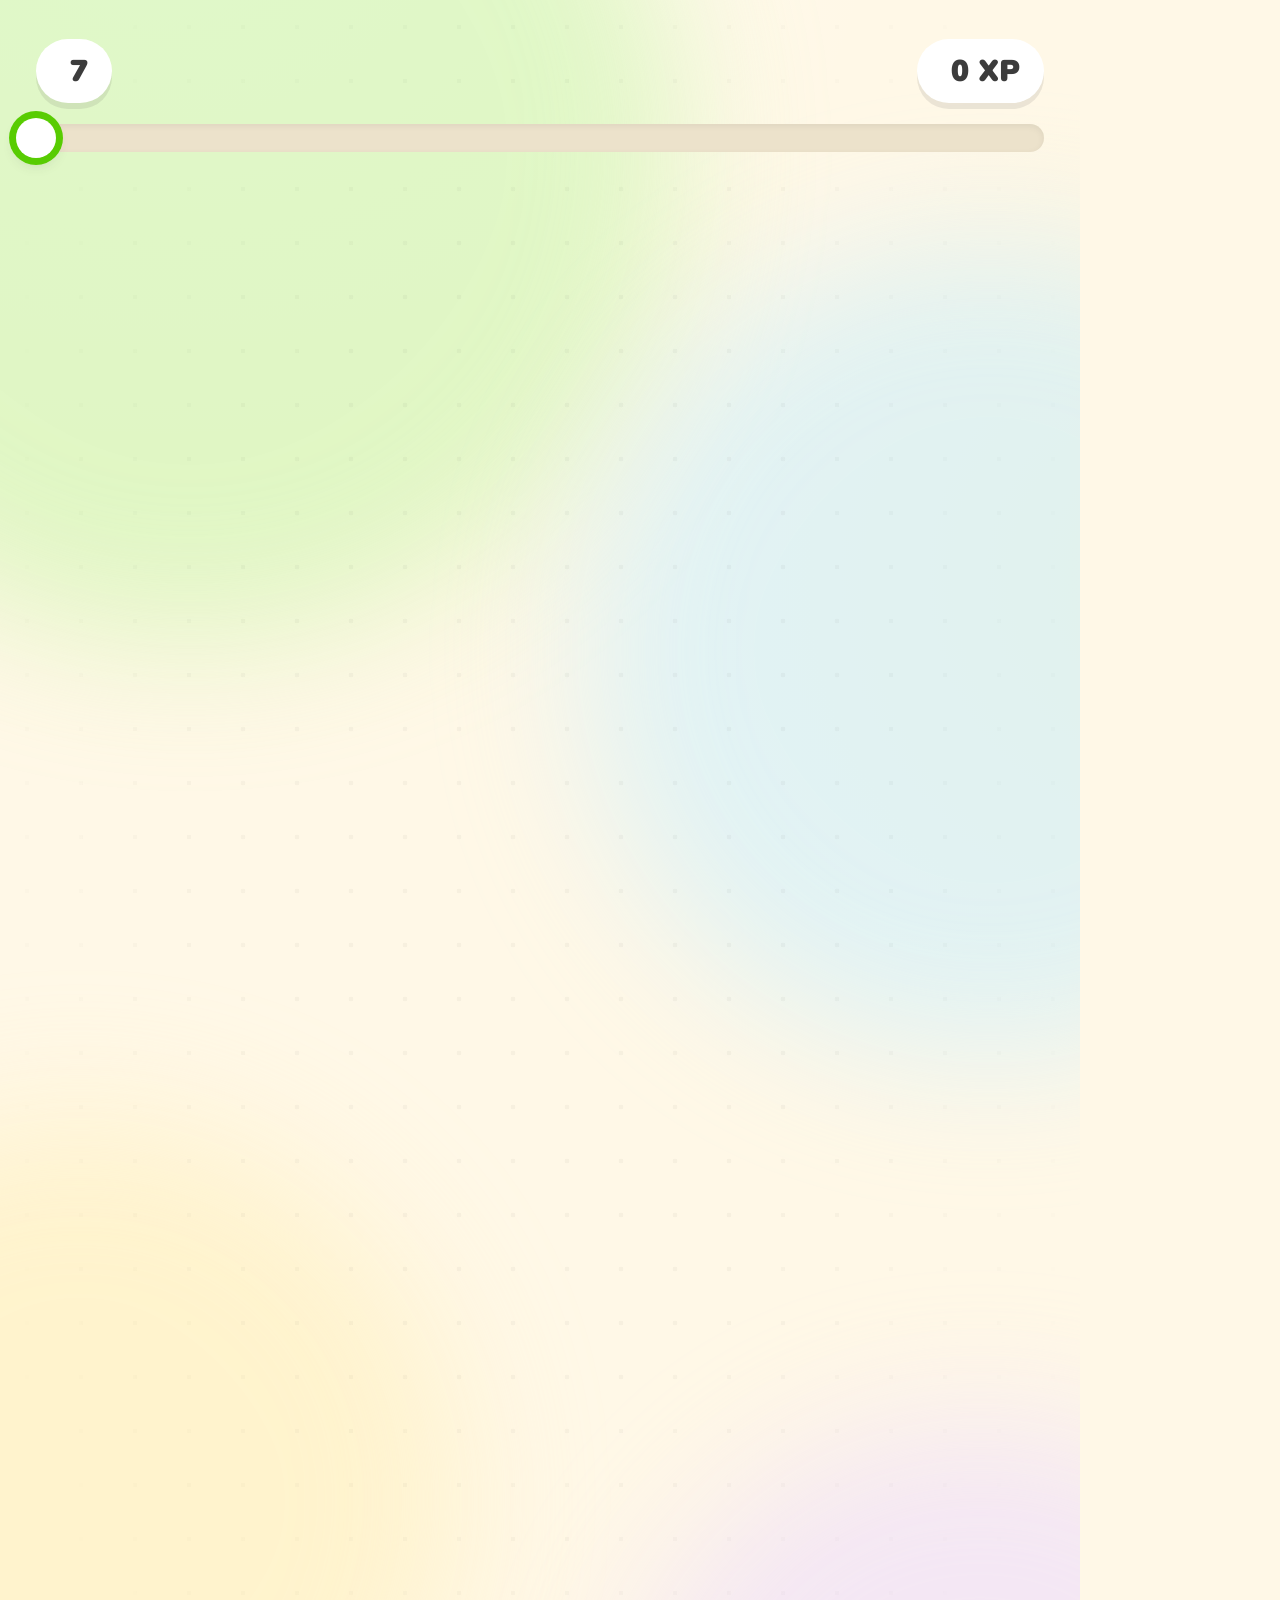
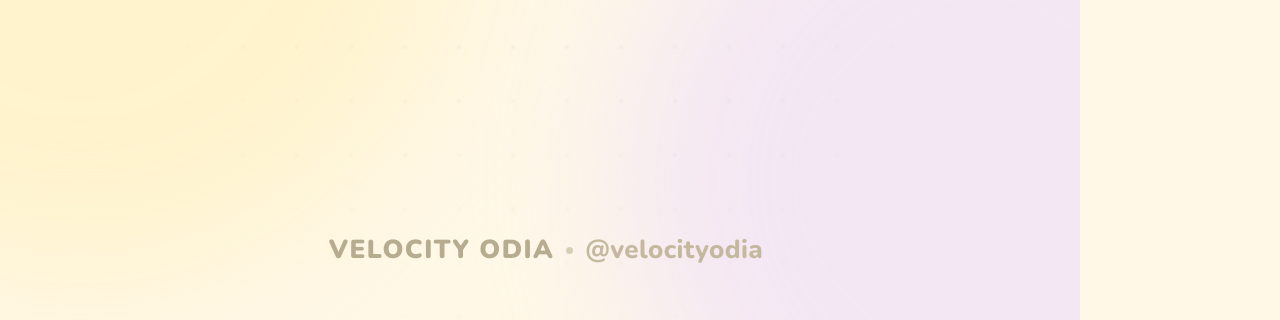
<file: scene/index.html>
<!doctype html>
<html lang="en">
<head>
<meta charset="utf-8">
<meta name="viewport" content="width=1080, height=1920">
<title>Velocity Odia · Lesson</title>
<link rel="stylesheet" href="scene.css">
</head>
<body>
<div id="stage">

  <div id="bg">
    <div class="blob blob-a"></div>
    <div class="blob blob-b"></div>
    <div class="blob blob-c"></div>
    <div class="blob blob-d"></div>
    <canvas id="fx" width="1080" height="1920"></canvas>
    <div id="grid"></div>
  </div>

  <header id="hud">
    <div class="hud-row">
      <div class="pill streak" id="streakPill">
        <span class="ico" data-icon="flame"></span>
        <span id="streakVal">7</span>
      </div>
      <div class="hud-spacer"></div>
      <div class="pill xp" id="xpPill">
        <span class="ico" data-icon="bolt"></span>
        <span id="xpVal">0 XP</span>
      </div>
    </div>
    <div class="progress" id="progress">
      <div class="progress-fill" id="progressFill"><div class="progress-shine"></div></div>
      <div class="progress-knob" id="progressKnob"></div>
    </div>
  </header>

  <section class="scene" id="sceneIntro">
    <div class="intro-wrap">
      <div class="logo-badge" id="logoBadge"><span class="ico" data-icon="bolt"></span></div>
      <div class="logo-word" id="logoWord">VELOCITY</div>
      <div class="logo-lang" id="logoLang">ODIA</div>
      <div class="tagline" id="tagline">Learn Odia <b>in 60 seconds</b> a day</div>
    </div>
    <div class="mascot big" id="introMascot"></div>
    <div class="lesson-card" id="lessonCard">
      <div class="lesson-icon" id="lessonIcon"><span class="ico" data-icon="plane"></span></div>
      <div class="lesson-copy">
        <div class="eyebrow">TODAY'S LESSON</div>
        <div class="lesson-title" id="lessonTitle">Travel</div>
        <div class="lesson-sub" id="lessonSub">Du Lịch · 5 phrases</div>
      </div>
      <div class="lesson-go"><span class="ico" data-icon="chevron"></span></div>
    </div>
  </section>

  <section class="scene" id="scenePhrase">
    <div class="phrase-top">
      <div class="cat-chip" id="catChip">
        <span class="cat-ico" id="catIco"><span class="ico" data-icon="plane"></span></span>
        <span id="catText">Travel · Du Lịch</span>
      </div>
      <div class="counter-row">
        <span class="counter" id="phraseCounter">PHRASE 1 OF 5</span>
        <div class="dots" id="dots"></div>
      </div>
    </div>

    <div class="phrase-stack" id="phraseStack">
      <div class="card en-card" id="enCard">
        <div class="card-label" id="enLabel">
          <span class="ico speaker" data-icon="speaker"></span>
          <span>ENGLISH</span>
          <span class="eq" id="enEq"><i></i><i></i><i></i><i></i></span>
        </div>
        <div class="en-text" id="enText"></div>
      </div>

      <div class="connector" id="connector"><span class="ico" data-icon="arrowDown"></span></div>

      <div class="card nat-card" id="natCard">
        <div class="card-label light" id="natLabel">
          <span class="ico speaker" data-icon="speaker"></span>
          <span id="natLabelText">ଓଡ଼ିଆ</span>
          <span class="eq light" id="natEq"><i></i><i></i><i></i><i></i></span>
        </div>
        <div class="nat-text" id="natText"></div>
      </div>

      <div class="translit" id="translit">
        <span class="translit-label" id="translitLabel">SAY IT LIKE</span>
        <span class="translit-text" id="translitText"></span>
      </div>

      <div class="repeat-pill" id="repeatPill">
        <span class="ico" data-icon="mic"></span>
        <span>REPEAT AFTER ME</span>
      </div>
    </div>
    <div class="mascot peek" id="peekMascot"></div>
  </section>

  <section class="scene" id="sceneOutro">
    <div class="outro-card" id="outroCard">
      <div class="outro-badge" id="outroBadge"><span class="ico" data-icon="check"></span></div>
      <div class="outro-title" id="outroTitle">Lesson complete!</div>
      <div class="outro-sub" id="outroSub">5 new Odia phrases</div>
      <div class="outro-phrases" id="outroPhrases"></div>
      <div class="outro-stats" id="outroStats">
        <div class="stat xp"><span class="ico" data-icon="bolt"></span><b id="outroXp">+50 XP</b></div>
        <div class="stat streak"><span class="ico" data-icon="flame"></span><b id="outroStreak">7 day streak</b></div>
      </div>
      <div class="cta" id="cta">Follow for a new lesson every day</div>
    </div>
    <div class="mascot big outro-mascot" id="outroMascot"></div>
  </section>

  <footer id="foot">
    <span class="foot-bolt"><span class="ico" data-icon="bolt"></span></span>
    <span id="footBrand">VELOCITY ODIA</span>
    <span class="foot-dot"></span>
    <span id="footHandle">@velocityodia</span>
  </footer>

  <canvas id="fxTop" width="1080" height="1920"></canvas>
</div>
<script src="icons.js"></script>
<script src="scene.js"></script>
</body>
</html>
</file>
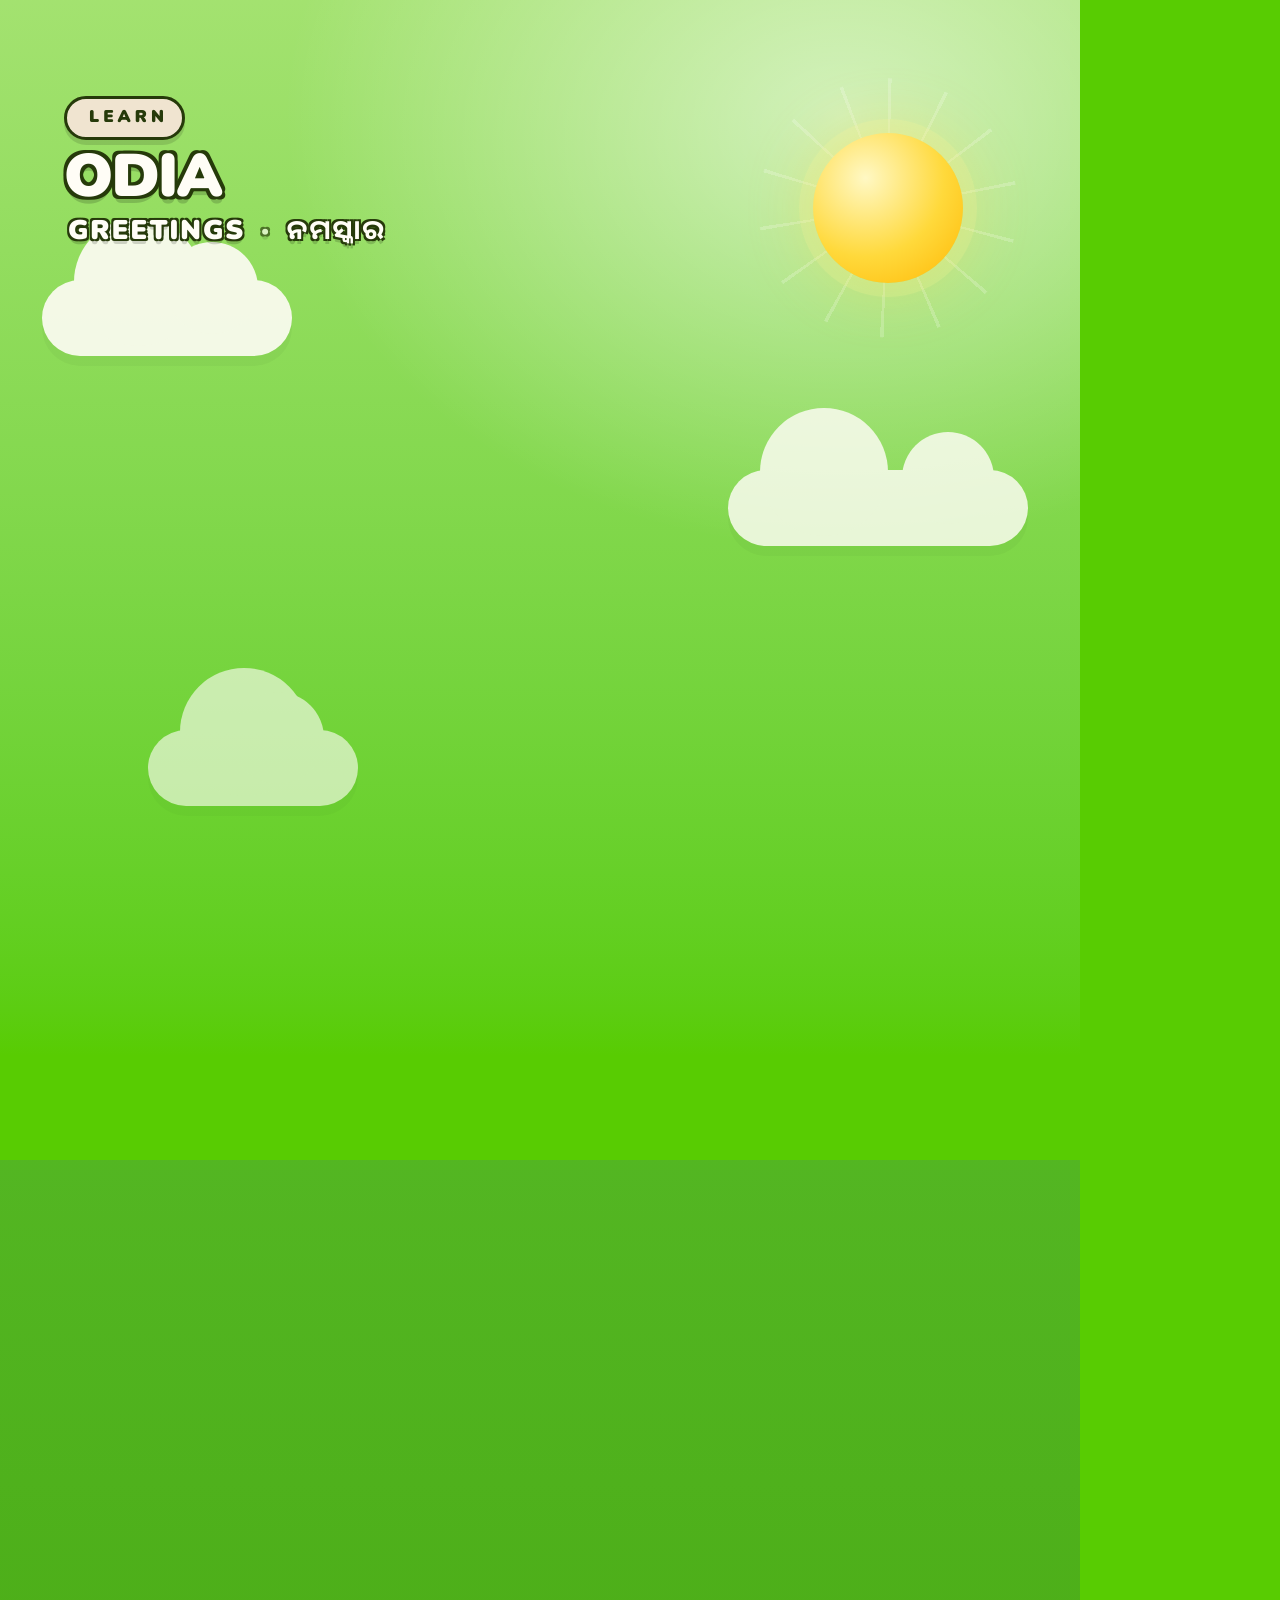
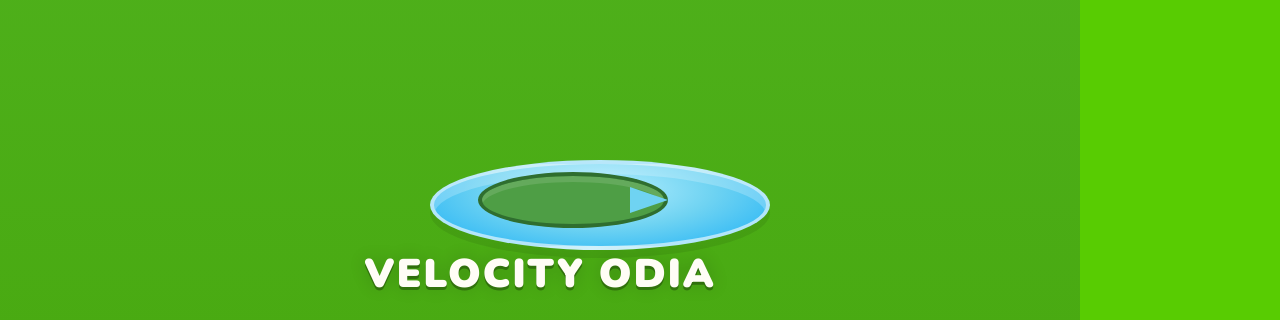
<file: scene_storybook/index.html>
<!doctype html>
<html lang="en">
<head>
<meta charset="utf-8">
<meta name="viewport" content="width=1080, height=1920">
<title>Velocity Japanese · Storybook</title>
<link rel="stylesheet" href="scene.css">
<link rel="stylesheet" href="worlds.css">
</head>
<body>
<div id="stage">

  <div id="world"></div>
  <div id="worldPrev"></div>
  <div id="sun"><div class="sun-rays"></div><div class="sun-core"></div></div>

  <div class="cloud cloud-a" id="cloud1"></div>
  <div class="cloud cloud-b" id="cloud2"></div>
  <div class="cloud cloud-c" id="cloud3"></div>

  <div class="balloon" data-animal="balloon" id="balloon"></div>

  <div id="birds">
    <div class="sky-bird b1" data-animal="bird" id="skyBird1"></div>
    <div class="sky-bird b2" data-animal="bird" id="skyBird2"></div>
    <div class="sky-bird b3" data-animal="bird" id="skyBird3"></div>
  </div>

  <div id="hills">
    <div class="hill hill-back"></div>
    <div class="hill hill-mid"></div>
    <div class="hill hill-front"></div>
  </div>
  <div id="ground"></div>

  <div id="worldDecor" aria-hidden="true"></div>

  <div id="market" aria-hidden="true">
    <div class="market-glow"></div>
    <svg class="market-lights" viewBox="0 0 1080 180" preserveAspectRatio="none">
      <path class="wire" d="M-40 18 C 220 150, 860 150, 1120 18" fill="none" stroke="#3A2A1A" stroke-width="5"/>
      <g class="bulbs">
        <circle class="bulb" cx="11" cy="40" r="11" fill="var(--accent)"/>
        <circle class="bulb" cx="89" cy="66" r="11" fill="var(--accent2)"/>
        <circle class="bulb" cx="179" cy="86" r="11" fill="var(--accent)"/>
        <circle class="bulb" cx="276" cy="101" r="11" fill="var(--accent2)"/>
        <circle class="bulb" cx="379" cy="111" r="11" fill="var(--accent)"/>
        <circle class="bulb" cx="486" cy="116" r="11" fill="var(--accent2)"/>
        <circle class="bulb" cx="594" cy="116" r="11" fill="var(--accent)"/>
        <circle class="bulb" cx="701" cy="111" r="11" fill="var(--accent2)"/>
        <circle class="bulb" cx="804" cy="101" r="11" fill="var(--accent)"/>
        <circle class="bulb" cx="901" cy="86" r="11" fill="var(--accent2)"/>
        <circle class="bulb" cx="991" cy="66" r="11" fill="var(--accent)"/>
        <circle class="bulb" cx="1069" cy="40" r="11" fill="var(--accent2)"/>
      </g>
    </svg>

    <div class="lantern lan-l"><span></span></div>
    <div class="lantern lan-r"><span></span></div>

    <div class="stall stall-l">
      <div class="awning"></div>
      <div class="stall-body"></div>
      <div class="stall-shelf"></div>
      <div class="produce">
        <i class="fruit p1"></i><i class="fruit p2"></i><i class="fruit p3"></i>
        <i class="fruit p4"></i><i class="fruit p5"></i>
      </div>
      <div class="stall-sign" data-icon="bag"></div>
    </div>

    <div class="stall stall-r">
      <div class="awning"></div>
      <div class="stall-body"></div>
      <div class="stall-shelf"></div>
      <div class="produce">
        <i class="fruit p2"></i><i class="fruit p3"></i><i class="fruit p1"></i>
        <i class="fruit p5"></i><i class="fruit p4"></i>
      </div>
      <div class="stall-sign" data-icon="star"></div>
    </div>
  </div>

  <canvas id="dust" width="1080" height="1920"></canvas>

  <div id="meadow">
    <div class="grass g1" data-animal="grass"></div>
    <div class="grass g2" data-animal="grass"></div>
    <div class="grass g3" data-animal="grass"></div>
    <div class="grass g4" data-animal="grass"></div>
    <div class="grass g5" data-animal="grass"></div>

    <div class="flower f1" data-animal="flower" id="flower1"></div>
    <div class="flower f2" data-animal="flower" id="flower2"></div>
    <div class="flower f3" data-animal="flower" id="flower3"></div>
    <div class="flower f4" data-animal="flower" id="flower4"></div>

    <div class="butterfly bf1" data-animal="butterfly" id="bfly1"></div>
    <div class="butterfly bf2" data-animal="butterfly" id="bfly2"></div>
    <div class="butterfly bf3" data-animal="butterfly" id="bfly3"></div>

    <div id="pond"></div>
    <div id="lilyPad"></div>
    <div class="animal critter slot-pond" data-slot="pond" id="critterPond"></div>
    <div class="animal critter slot-mid" data-slot="mid" id="critterMid"></div>
    <div class="animal critter slot-left" data-slot="left" id="critterLeft"></div>
    <div class="animal critter slot-right" data-slot="right" id="critterRight"></div>
  </div>

  <div id="scenes">
  <section class="scene" id="sceneIntro">
    <div class="intro-card" id="introCard">
      <div class="intro-kicker" id="introKicker">A TINY ODIA STORY</div>
      <div class="intro-title" id="introTitle">3 PHRASES</div>
      <div class="intro-ribbon" id="introRibbon">UNDER 50 SECONDS</div>
      <div class="intro-category" id="introCategory">
        <span class="cat-icon" id="introCatIcon" data-icon="plane"></span>
        <span id="introCatText">Travel · Du Lịch</span>
      </div>
      <div class="intro-note" id="introNote">LISTEN · REPEAT · OWN IT</div>
    </div>
    <div class="animal intro-velo" id="introVelo"></div>
  </section>

  <section class="scene" id="scenePhrase">
    <div class="book" id="book">
      <div class="book-spine"></div>
      <div class="book-ribbon" id="bookRibbon"></div>
      <div class="page">
        <div class="page-inner" id="pageInner">
        <div id="pageWatermark"></div>
        <div class="book-meta">
          <span class="chapter" id="chapterLabel">PAGE 1 / 3</span>
        </div>

        <div class="en-block">
          <div class="card-label"><span class="flag">EN</span><span>ENGLISH</span><span class="eq" id="enEq"><i></i><i></i><i></i><i></i></span></div>
          <div class="en-text" id="enText"></div>
        </div>

        <div class="page-divider"><span data-icon="star"></span></div>

        <div class="nat-block" id="natBlock">
          <div class="card-label"><span class="flag ja">OR</span><span id="natLabelText">ଓଡ଼ିଆ</span><span class="eq light" id="natEq"><i></i><i></i><i></i><i></i></span></div>
          <div class="nat-text" id="natText"></div>
        </div>

        <div class="listen-panel" id="listenPanel">
          <div class="listen-ring"><span class="ico" data-icon="speaker"></span></div>
          <div class="listen-bars" id="listenBars"><i></i><i></i><i></i><i></i><i></i><i></i><i></i><i></i><i></i></div>
          <div class="listen-text">LISTEN</div>
          <div class="listen-bird" data-animal="bird" id="listenBird"></div>
          <div class="listen-notes" id="listenNotes"><i>♪</i><i>♫</i><i>♪</i></div>
        </div>

        <div class="translit-box" id="translit">
          <div class="translit-label"><span class="ico" data-icon="speaker"></span><span id="translitLabel">SAY IT LIKE</span></div>
          <div class="translit-text" id="translitText"></div>
        </div>

        <div class="echo-row" id="echoRow">
          <div class="echo-bird" data-animal="bird" id="echoBird"></div>
          <div class="echo-sign" id="echoPill">
            <span class="ico" data-icon="mic"></span>
            <span>SAY IT WITH ME</span>
          </div>
          <div class="echo-ring-wrap">
            <svg id="echoRing" viewBox="0 0 64 64">
              <circle class="ring-bg" cx="32" cy="32" r="26"></circle>
              <circle class="ring-fill" id="ringFill" cx="32" cy="32" r="26"></circle>
            </svg>
          </div>
        </div>

        <div class="page-butterfly" data-animal="butterfly" id="pageButterfly"></div>
        </div>
      </div>
    </div>

    <div class="bubble" id="bubble">LISTEN...</div>
    <div class="velo-perch" id="phraseVelo"></div>
    <div class="nice-sticker" id="niceSticker"></div>
  </section>

  <section class="scene" id="sceneOutro">
    <div class="outro-card" id="outroCard">
      <div class="outro-kicker" id="outroKicker">THE END · FOR NOW</div>
      <div class="outro-title" id="outroTitle">GREAT JOB!</div>
      <div class="outro-sub" id="outroSub">3 new Odia phrases</div>
      <div class="outro-list" id="outroList"></div>
      <div class="outro-stats" id="outroStats">
        <div class="stat"><span class="ico" data-icon="bolt"></span><b id="outroXp">+30 XP</b></div>
        <div class="stat"><span class="ico" data-icon="flame"></span><b id="outroStreak">7 day streak</b></div>
      </div>
      <div class="outro-cta" id="outroCta">FOLLOW FOR A NEW STORY</div>
    </div>
    <div class="animal outro-velo" id="outroVelo"></div>
    <div class="bubble outro-bubble" id="outroBubble">SEE YOU SOON!</div>
  </section>
  </div>

  <div id="topMeta">
    <div class="learn-kicker">
      <span class="ico" data-icon="sparkles"></span>
      <span>LEARN</span>
    </div>
    <div class="top-language" id="topLang">ODIA</div>
    <div class="top-category">
      <span id="topCatEn">Greetings</span>
      <span class="top-sep">·</span>
      <span class="top-vi" id="topCatVi">ନମସ୍କାର</span>
    </div>
  </div>

  <footer id="foot">
    <span id="footBrand">VELOCITY ODIA</span>
  </footer>

  <div id="galleryTag"></div>
  <canvas id="fxTop" width="1080" height="1920"></canvas>
</div>
<script src="icons.js"></script>
<script src="animals.js"></script>
<script src="worlds.js"></script>
<script src="scene.js"></script>
</body>
</html>
</file>
<file: scene/scene.css>
@font-face {
  font-family: 'Nunito';
  src: url('fonts/Nunito-Variable.ttf') format('truetype');
  font-weight: 200 1000;
  font-style: normal;
  font-display: block;
}
@font-face {
  font-family: 'Nunito';
  src: url('fonts/Nunito-Italic-Variable.ttf') format('truetype');
  font-weight: 200 1000;
  font-style: italic;
  font-display: block;
}
@font-face {
  font-family: 'Noto';
  src: url('fonts/NotoSans-Variable.ttf') format('truetype');
  font-weight: 100 900;
  font-style: normal;
  font-display: block;
}
@font-face {
  font-family: 'Script';
  src: url('fonts/NotoSansOriya-Bold.ttf') format('truetype');
  font-weight: 400 900;
  font-display: block;
}

:root {
  --ink: #3C3C3C;
  --muted: #8A8A8A;
  --cream: #FFF8E7;
  --green: #58CC02;
  --green-dark: #46A302;
  --green-deep: #3D8F00;
  --accent: #58CC02;
}

* { box-sizing: border-box; margin: 0; padding: 0; }

html, body {
  width: 1080px;
  height: 1920px;
  overflow: hidden;
  background: var(--cream);
}

body {
  font-family: 'Nunito', 'Script', 'Noto', sans-serif;
  color: var(--ink);
  -webkit-font-smoothing: antialiased;
  text-rendering: geometricPrecision;
}

#stage {
  position: relative;
  width: 1080px;
  height: 1920px;
  overflow: hidden;
  background:
    radial-gradient(1200px 900px at 15% -5%, #FFFDF3 0%, rgba(255, 253, 243, 0) 60%),
    radial-gradient(900px 900px at 110% 30%, #FFF4D6 0%, rgba(255, 244, 214, 0) 55%),
    var(--cream);
}

#bg { position: absolute; inset: 0; }

.blob {
  position: absolute;
  border-radius: 50%;
  filter: blur(70px);
  opacity: .55;
  will-change: transform;
}
.blob-a { width: 980px; height: 980px; left: -300px; top: -340px; background: #C7F5A8; }
.blob-b { width: 820px; height: 820px; right: -320px; top: 240px; background: #C9EEFF; }
.blob-c { width: 760px; height: 760px; left: -300px; bottom: 40px; background: #FFEFB8; }
.blob-d { width: 720px; height: 720px; right: -260px; bottom: -220px; background: #EBD9FF; }

#grid {
  position: absolute;
  inset: 0;
  background-image: radial-gradient(rgba(60, 60, 60, .13) 2.2px, transparent 2.6px);
  background-size: 54px 54px;
  opacity: .32;
  -webkit-mask-image: radial-gradient(ellipse at 50% 42%, #000 35%, transparent 82%);
  mask-image: radial-gradient(ellipse at 50% 42%, #000 35%, transparent 82%);
}

#fx, #fxTop { position: absolute; inset: 0; width: 1080px; height: 1920px; pointer-events: none; }
#fx { z-index: 1; }
#fxTop { z-index: 60; }

/* ------------------------------------------------------------------ HUD */

#hud {
  position: absolute;
  left: 36px;
  right: 36px;
  top: 38px;
  z-index: 20;
}

.hud-row { display: flex; align-items: center; height: 66px; margin-bottom: 20px; }
.hud-spacer { flex: 1; }

.pill {
  display: inline-flex;
  align-items: center;
  gap: 10px;
  height: 64px;
  padding: 0 24px;
  border-radius: 999px;
  background: #FFFFFF;
  box-shadow: 0 6px 0 rgba(60, 60, 60, .10);
  font-size: 30px;
  font-weight: 1000;
}
.pill .ico { color: var(--green); }
.pill.streak .ico { color: #FF7A00; }
.pill.xp .ico { color: #F5A700; }
.pill .svg-ico { width: 32px; height: 32px; }

.progress {
  position: relative;
  height: 28px;
  border-radius: 999px;
  background: #ECE2CB;
  box-shadow: inset 0 2px 6px rgba(60, 60, 60, .08);
}
.progress-fill {
  position: absolute;
  left: 0; top: 0; bottom: 0;
  width: 0%;
  border-radius: 999px;
  background: linear-gradient(180deg, #6BE61A, #4EBE00);
  overflow: hidden;
}
.progress-shine {
  position: absolute;
  left: 0; right: 0; top: 0;
  height: 40%;
  background: linear-gradient(180deg, rgba(255, 255, 255, .45), rgba(255, 255, 255, 0));
}
.progress-knob {
  position: absolute;
  top: 50%;
  width: 40px;
  height: 40px;
  margin: -20px 0 0 -20px;
  border-radius: 50%;
  background: #fff;
  box-shadow: 0 0 0 7px var(--green), 0 6px 14px rgba(60, 60, 60, .18);
}

/* ---------------------------------------------------------------- scenes */

.scene { position: absolute; inset: 0; display: none; z-index: 10; }
.scene.active { display: block; }

.ico { display: inline-flex; align-items: center; justify-content: center; }
.svg-ico { width: 1em; height: 1em; display: block; }

/* ----------------------------------------------------------------- intro */

#sceneIntro { z-index: 12; }

.intro-wrap {
  position: absolute;
  left: 0; right: 0; top: 286px;
  text-align: center;
}

.logo-badge {
  width: 152px;
  height: 152px;
  margin: 0 auto 36px;
  border-radius: 44px;
  background: linear-gradient(180deg, #6BE61A 0%, #4EBE00 100%);
  box-shadow: 0 13px 0 #3D8F00, 0 34px 60px rgba(88, 204, 2, .32);
  color: #fff;
  display: flex;
  align-items: center;
  justify-content: center;
}
.logo-badge .svg-ico { width: 92px; height: 92px; }

.logo-word {
  font-size: 126px;
  font-weight: 1000;
  letter-spacing: -.5px;
  line-height: 1;
  color: var(--ink);
  white-space: nowrap;
}
.logo-word span { display: inline-block; will-change: transform; }

.logo-lang {
  display: inline-block;
  margin-top: 22px;
  padding: 12px 30px 13px;
  border-radius: 999px;
  background: #FFFFFF;
  color: #4FBF00;
  font-size: 42px;
  font-weight: 1000;
  letter-spacing: 7px;
  text-indent: 7px;
  box-shadow: 0 7px 0 rgba(60, 60, 60, .08);
}

.tagline {
  margin-top: 36px;
  font-size: 33px;
  font-weight: 800;
  color: #7C7159;
}
.tagline b { color: #58CC02; font-weight: 1000; }

#introMascot {
  position: absolute;
  left: 50%;
  top: 806px;
  width: 350px;
  margin-left: -175px;
  z-index: 3;
}

.mascot { pointer-events: none; }
.mascot .velo {
  width: 100%;
  height: auto;
  display: block;
  filter: drop-shadow(0 18px 22px rgba(60, 60, 60, .14));
}

.lesson-card {
  position: absolute;
  left: 130px;
  right: 130px;
  top: 1282px;
  height: 188px;
  padding: 0 32px;
  border-radius: 36px;
  background: #fff;
  box-shadow: 0 11px 0 #EADFC6, 0 28px 60px rgba(60, 60, 60, .10);
  display: flex;
  align-items: center;
  gap: 26px;
  z-index: 4;
}
.lesson-icon {
  width: 112px;
  height: 112px;
  flex: none;
  border-radius: 32px;
  background: var(--accent);
  color: #fff;
  display: flex;
  align-items: center;
  justify-content: center;
  box-shadow: 0 7px 0 rgba(0, 0, 0, .18);
}
.lesson-icon .svg-ico { width: 62px; height: 62px; }
.lesson-copy { flex: 1; min-width: 0; }
.eyebrow {
  font-size: 23px;
  font-weight: 900;
  letter-spacing: 3px;
  color: #AFA48A;
  margin-bottom: 7px;
}
.lesson-title {
  font-size: 54px;
  font-weight: 1000;
  line-height: 1.02;
  white-space: nowrap;
  overflow: hidden;
  text-overflow: ellipsis;
}
.lesson-sub { margin-top: 5px; font-size: 28px; font-weight: 800; color: var(--muted); }
.lesson-go {
  width: 80px;
  height: 80px;
  flex: none;
  border-radius: 26px;
  background: #F2EDE1;
  color: #9A9078;
  display: flex;
  align-items: center;
  justify-content: center;
}
.lesson-go .svg-ico { width: 38px; height: 38px; }

/* ---------------------------------------------------------------- phrase */

.phrase-top {
  position: absolute;
  left: 60px;
  right: 60px;
  top: 190px;
  display: flex;
  flex-direction: column;
  align-items: center;
  gap: 18px;
  z-index: 4;
}

.cat-chip {
  display: flex;
  align-items: center;
  gap: 15px;
  padding: 10px 28px 10px 10px;
  border-radius: 999px;
  background: #fff;
  box-shadow: 0 6px 0 rgba(60, 60, 60, .08);
  font-size: 30px;
  font-weight: 900;
  max-width: 900px;
  white-space: nowrap;
  overflow: hidden;
}
.cat-ico {
  width: 54px;
  height: 54px;
  flex: none;
  border-radius: 50%;
  background: var(--accent);
  color: #fff;
  display: flex;
  align-items: center;
  justify-content: center;
}
.cat-ico .svg-ico { width: 30px; height: 30px; }

.counter-row { display: flex; align-items: center; gap: 26px; }
.counter {
  font-size: 24px;
  font-weight: 900;
  letter-spacing: 2.6px;
  color: #AFA48A;
}
.dots { display: flex; align-items: center; gap: 11px; }
.dot {
  width: 18px;
  height: 18px;
  border-radius: 50%;
  background: #E4DAC4;
}
.dot.done { background: var(--accent); }
.dot.current { background: #fff; box-shadow: inset 0 0 0 5px var(--accent); }

.phrase-stack {
  position: absolute;
  left: 80px;
  right: 80px;
  top: 304px;
  bottom: 260px;
  display: flex;
  flex-direction: column;
  align-items: center;
  justify-content: center;
  z-index: 3;
}

.card {
  width: 100%;
  position: relative;
  border-radius: 38px;
}

.en-card {
  padding: 32px 44px 38px;
  background: #fff;
  box-shadow: 0 11px 0 #EADFC6, 0 26px 60px rgba(60, 60, 60, .10);
}

.card-label {
  display: flex;
  align-items: center;
  justify-content: center;
  gap: 13px;
  font-size: 24px;
  font-weight: 900;
  letter-spacing: 2.6px;
  color: #B7AC90;
}
.card-label .svg-ico { width: 30px; height: 30px; }
.card-label.light { color: rgba(255, 255, 255, .78); }

.eq { display: inline-flex; align-items: flex-end; gap: 4px; height: 26px; opacity: 0; }
.eq i {
  display: block;
  width: 5px;
  height: 20px;
  border-radius: 3px;
  background: currentColor;
  transform-origin: bottom;
}
.eq.light { color: rgba(255, 255, 255, .9); }
.card-label.playing .eq { opacity: 1; }
.card-label.playing .speaker { color: var(--green); }
.card-label.light.playing .speaker { color: #fff; }

.en-text {
  margin-top: 22px;
  font-size: 70px;
  font-weight: 900;
  line-height: 1.14;
  text-align: center;
  color: var(--ink);
}

.w { display: inline-block; }
.w-bg {
  display: inline-block;
  padding: 2px 9px 4px;
  border-radius: 15px;
  background: transparent;
}
.w.on .w-bg { background: #DDF4C5; color: #3D6B00; }

.connector {
  width: 80px;
  height: 80px;
  margin: -18px 0 -18px;
  border: 7px solid var(--cream);
  border-radius: 50%;
  background: #fff;
  color: var(--green);
  box-shadow: 0 7px 0 rgba(60, 60, 60, .07);
  display: flex;
  align-items: center;
  justify-content: center;
  z-index: 5;
}
.connector .svg-ico { width: 38px; height: 38px; }

.nat-card {
  padding: 30px 40px 40px;
  background: linear-gradient(180deg, #61D90B 0%, #4FBF00 100%);
  box-shadow: 0 13px 0 #3D8F00, 0 32px 70px rgba(88, 204, 2, .30);
}

.nat-text {
  margin-top: 20px;
  display: flex;
  flex-wrap: wrap;
  justify-content: center;
  align-items: flex-end;
  column-gap: 6px;
  row-gap: 14px;
  text-align: center;
  font-size: 88px;
}
.nat-text.lines {
  flex-direction: column;
  align-items: center;
  row-gap: 16px;
}
.tile-line {
  display: flex;
  align-items: flex-end;
  justify-content: center;
  gap: 6px;
}
.tile { display: inline-block; transform-origin: center bottom; }
.tile-bg {
  display: inline-block;
  padding: .09em .22em .13em;
  border-radius: .2em;
  background: #fff;
  color: #3D8F00;
  font-weight: 900;
  line-height: 1.06;
  box-shadow: 0 .068em 0 rgba(0, 0, 0, .16);
}
.tile.on .tile-bg {
  background: #FFC800;
  color: #5C3D00;
  transform: translateY(-.07em) scale(1.05);
  box-shadow: 0 .1em 0 #C98F00;
}

.mascot.peek {
  position: absolute;
  right: 26px;
  bottom: 138px;
  width: 196px;
  z-index: 6;
  transform-origin: 50% 100%;
}

.translit {
  margin-top: 48px;
  display: flex;
  align-items: baseline;
  justify-content: center;
  gap: 16px;
  max-width: 920px;
}
.translit-label {
  flex: none;
  padding: 8px 16px 9px;
  border-radius: 12px;
  background: #fff;
  color: var(--accent);
  font-size: 21px;
  font-weight: 900;
  letter-spacing: 2.4px;
  box-shadow: 0 5px 0 rgba(60, 60, 60, .08);
}
.translit-text {
  font-size: 34px;
  font-weight: 800;
  font-style: italic;
  color: #7B7362;
}

.repeat-pill {
  margin-top: 38px;
  display: flex;
  align-items: center;
  gap: 15px;
  padding: 21px 36px;
  border-radius: 999px;
  background: #E4F6FF;
  color: #1183B8;
  box-shadow: 0 7px 0 #C6EAFB;
  font-size: 30px;
  font-weight: 1000;
  letter-spacing: 1.8px;
  transform-origin: center center;
}
.repeat-pill .svg-ico { width: 38px; height: 38px; }

/* ----------------------------------------------------------------- outro */

.outro-card {
  position: absolute;
  left: 100px;
  right: 100px;
  top: 400px;
  padding: 56px 54px 48px;
  border-radius: 46px;
  background: #fff;
  box-shadow: 0 13px 0 #EADFC6, 0 32px 80px rgba(60, 60, 60, .12);
  text-align: center;
  z-index: 4;
}

.outro-badge {
  width: 134px;
  height: 134px;
  margin: 0 auto 24px;
  border-radius: 50%;
  background: linear-gradient(180deg, #6BE61A, #4EBE00);
  color: #fff;
  display: flex;
  align-items: center;
  justify-content: center;
  box-shadow: 0 10px 0 #3D8F00;
}
.outro-badge .svg-ico { width: 76px; height: 76px; }

.outro-title { font-size: 76px; font-weight: 1000; line-height: 1; letter-spacing: -1px; }
.outro-sub { margin-top: 16px; font-size: 32px; font-weight: 800; color: var(--muted); }

.outro-phrases {
  margin: 32px 0 28px;
  display: flex;
  flex-direction: column;
  gap: 13px;
  text-align: left;
}
.o-row {
  display: flex;
  align-items: center;
  gap: 16px;
  padding: 12px 20px;
  border-radius: 18px;
  background: #F7F3E8;
  font-size: 28px;
  font-weight: 800;
  color: #5E5748;
}
.o-check {
  width: 38px;
  height: 38px;
  flex: none;
  border-radius: 50%;
  background: var(--accent);
  color: #fff;
  display: flex;
  align-items: center;
  justify-content: center;
}
.o-check .svg-ico { width: 24px; height: 24px; }
.o-text { white-space: nowrap; overflow: hidden; text-overflow: ellipsis; }

.outro-stats { display: flex; justify-content: center; gap: 18px; margin-bottom: 30px; }
.stat {
  display: flex;
  align-items: center;
  gap: 10px;
  padding: 14px 26px;
  border-radius: 999px;
  font-size: 30px;
  font-weight: 1000;
}
.stat .svg-ico { width: 34px; height: 34px; }
.stat.xp { background: #FFF3CC; color: #B07E00; }
.stat.streak { background: #FFE9D6; color: #C25A00; }

.cta {
  padding: 27px 30px 28px;
  border-radius: 26px;
  background: linear-gradient(180deg, #6BE61A, #4EBE00);
  box-shadow: 0 10px 0 #3D8F00;
  color: #fff;
  font-size: 34px;
  font-weight: 1000;
  letter-spacing: .3px;
}

.outro-mascot {
  position: absolute;
  left: 50%;
  margin-left: 178px;
  top: 238px;
  width: 238px;
  z-index: 3;
}

/* ------------------------------------------------------------------ foot */

#foot {
  position: absolute;
  left: 0;
  right: 0;
  bottom: 52px;
  display: flex;
  align-items: center;
  justify-content: center;
  gap: 12px;
  z-index: 15;
  font-size: 26px;
  font-weight: 900;
  letter-spacing: 1.4px;
  color: #B7AC90;
}
.foot-bolt { display: flex; color: var(--green); }
.foot-bolt .svg-ico { width: 31px; height: 31px; }
.foot-dot { width: 7px; height: 7px; border-radius: 50%; background: #D8CDB6; }
#footHandle { font-weight: 800; letter-spacing: .4px; color: #C4B99F; }

/* ----------------------------------------------------------- preview bar */

#previewBar {
  position: fixed;
  left: 50%;
  bottom: 26px;
  transform: translateX(-50%);
  z-index: 99;
  display: flex;
  align-items: center;
  gap: 18px;
  padding: 14px 22px;
  border-radius: 999px;
  background: rgba(30, 30, 30, .86);
  backdrop-filter: blur(10px);
  color: #fff;
  font-family: system-ui, sans-serif;
  font-size: 16px;
  width: 900px;
}
#previewBar button {
  border: 0;
  background: #58CC02;
  color: #fff;
  font-weight: 700;
  font-size: 16px;
  padding: 10px 22px;
  border-radius: 999px;
  cursor: pointer;
  min-width: 92px;
}
#previewBar input[type=range] { flex: 1; accent-color: #58CC02; }
#previewBar .ptime { font-variant-numeric: tabular-nums; opacity: .8; white-space: nowrap; }
</file>
<file: scene_storybook/scene.css>
@font-face {
  font-family: 'Nunito';
  src: url('../scene/fonts/Nunito-Variable.ttf') format('truetype');
  font-weight: 200 1000;
  font-style: normal;
  font-display: block;
}
@font-face {
  font-family: 'Nunito';
  src: url('../scene/fonts/Nunito-Italic-Variable.ttf') format('truetype');
  font-weight: 200 1000;
  font-style: italic;
  font-display: block;
}
@font-face {
  font-family: 'Noto';
  src: url('../scene/fonts/NotoSans-Variable.ttf') format('truetype');
  font-weight: 100 900;
  font-style: normal;
  font-display: block;
}
@font-face {
  font-family: 'NotoScript';
  src: url('../scene/fonts/NotoSansOriya-Bold.ttf') format('truetype');
  font-weight: 400;
  font-style: normal;
  font-display: block;
}
@font-face {
  font-family: 'NotoScript';
  src: url('../scene/fonts/NotoSansOriya-Bold.ttf') format('truetype');
  font-weight: 700 1000;
  font-style: normal;
  font-display: block;
}

:root {
  --world: #58CC02;
  --card: #FFFDF6;
  --paper: #F0E4D0;
  --ink: #263A0A;
  --accent: #FFC800;
  --accent2: #1CB0F6;
  --hl-ink: #263A0A;
  --hill1: #8FD17A;
  --hill2: #6FBE63;
  --hill3: #4E9E45;
}

* { box-sizing: border-box; margin: 0; padding: 0; }

html, body {
  width: 1080px;
  height: 1920px;
  overflow: hidden;
  background: var(--world);
}

body {
  font-family: 'Nunito', 'NotoScript', 'Noto', sans-serif;
  color: var(--ink);
  -webkit-font-smoothing: antialiased;
  text-rendering: geometricPrecision;
}

#stage {
  position: relative;
  width: 1080px;
  height: 1920px;
  overflow: hidden;
  background: var(--world);
}

#world {
  position: absolute;
  inset: 0;
  background:
    radial-gradient(900px 700px at 78% 6%, rgba(255, 255, 255, .55), transparent 62%),
    linear-gradient(180deg, color-mix(in srgb, var(--world) 55%, #FFFDF6) 0%, var(--world) 55%, var(--world) 100%);
}

#worldPrev {
  position: absolute;
  inset: 0;
  z-index: 1;
  background: var(--prevWorld, transparent);
  opacity: 0;
  pointer-events: none;
}

/* ------------------------------------------------------------------ sky */

#sun { position: absolute; right: 62px; top: 78px; width: 260px; height: 260px; z-index: 2; }
.sun-rays {
  position: absolute;
  inset: 0;
  border-radius: 50%;
  background: repeating-conic-gradient(from 0deg, rgba(255, 255, 255, .38) 0deg 1.6deg, transparent 1.6deg 26deg);
  -webkit-mask-image: radial-gradient(circle, transparent 38%, #000 40%, #000 70%, transparent 72%);
  mask-image: radial-gradient(circle, transparent 38%, #000 40%, #000 70%, transparent 72%);
  opacity: .55;
}
.sun-core {
  position: absolute;
  left: 50%; top: 50%;
  width: 150px; height: 150px;
  margin: -75px 0 0 -75px;
  border-radius: 50%;
  background: radial-gradient(circle at 35% 30%, #FFF8C4 0%, #FFD93B 55%, #FFB703 100%);
  box-shadow: 0 0 0 14px rgba(255, 240, 150, .18), 0 0 70px rgba(255, 217, 59, .45);
}

.cloud {
  position: absolute;
  height: 76px;
  background: #FFFDF6;
  border-radius: 999px;
  opacity: .9;
  box-shadow: 0 10px 0 rgba(0, 0, 0, .035);
  z-index: 2;
}
.cloud::before,
.cloud::after {
  content: '';
  position: absolute;
  background: #FFFDF6;
  border-radius: 50%;
}
.cloud::before { width: 128px; height: 128px; left: 32px; top: -62px; }
.cloud::after { width: 92px; height: 92px; right: 34px; top: -38px; }
.cloud-a { width: 250px; left: 42px; top: 280px; }
.cloud-b { width: 300px; right: 52px; top: 470px; opacity: .82; }
.cloud-c { width: 210px; left: 148px; top: 730px; opacity: .62; }

#birds { position: absolute; inset: 0; z-index: 3; pointer-events: none; }
.sky-bird { position: absolute; left: 0; top: 0; width: 78px; opacity: .92; }
.sky-bird .animal-svg { width: 100%; display: block; }
.sky-bird.b1 { --bird-body: #FF8C42; --bird-wing: #E86A1F; }
.sky-bird.b2 { --bird-body: #1CB0F6; --bird-wing: #0E8CC7; }
.sky-bird.b3 { --bird-body: #A560E8; --bird-wing: #7E3EC2; }

.balloon {
  position: absolute;
  left: 36px;
  top: 1218px;
  width: 112px;
  z-index: 7;
  --balloon-a: var(--accent);
  --balloon-b: var(--accent2);
}
.balloon .animal-svg { width: 100%; display: block; }

#hills { position: absolute; left: 0; right: 0; bottom: 0; height: 760px; z-index: 5; overflow: hidden; }
.hill { position: absolute; left: 50%; border-radius: 50% 50% 0 0; transform: translateX(-50%); }
.hill-back { width: 1500px; height: 690px; bottom: 70px; background: color-mix(in srgb, var(--world) 30%, #8FD17A); }
.hill-mid { width: 1280px; height: 570px; bottom: 10px; background: color-mix(in srgb, var(--world) 42%, #6FBE63); }
.hill-front { width: 1180px; height: 430px; bottom: -70px; background: color-mix(in srgb, var(--world) 52%, #4E9E45); }

#ground {
  position: absolute;
  left: 0; right: 0; bottom: 0;
  height: 300px;
  z-index: 6;
  background: linear-gradient(
    180deg,
    color-mix(in srgb, var(--world) 52%, #4E9E45) 0%,
    color-mix(in srgb, var(--world) 64%, #2F6E2F) 100%
  );
}

/* ------------------------------------------------------------------ market set */

#market { display: none; position: absolute; inset: 0; z-index: 8; pointer-events: none; }
#stage.set-market #market { display: block; }
#stage.set-market #market::before {
  content: '';
  position: absolute;
  left: 0;
  right: 0;
  top: 1160px;
  height: 180px;
  background:
    radial-gradient(320px 90px at 50% 20%, rgba(255, 190, 110, .18), transparent 72%),
    repeating-linear-gradient(0deg, rgba(255, 255, 255, .035) 0 2px, transparent 2px 30px),
    linear-gradient(180deg, #3E2E32 0%, #5A3E42 100%);
  border-bottom: 8px solid #2A2024;
  box-shadow: 0 12px 34px rgba(0, 0, 0, .22);
}

#stage.set-market #hills { display: none; }
#stage.set-market .grass,
#stage.set-market .flower,
#stage.set-market .butterfly,
#stage.set-market .balloon { display: none; }

#stage.set-market #world {
  background:
    radial-gradient(900px 700px at 78% 8%, rgba(255, 216, 150, .55), transparent 62%),
    linear-gradient(180deg, #241A3E 0%, #5B3366 34%, #C85E63 64%, #F3B56A 100%);
}
#stage.set-market #world::after {
  content: '';
  position: absolute;
  inset: 0;
  background: var(--world);
  opacity: .17;
  mix-blend-mode: soft-light;
}
#stage.set-market .cloud { opacity: .34; filter: saturate(.55) brightness(.82); }
#stage.set-market .sun-rays { opacity: .22; }
#stage.set-market .sun-core {
  background: radial-gradient(circle at 35% 30%, #FFF1BF 0%, #FFC45C 55%, #FF8C42 100%);
  box-shadow: 0 0 0 14px rgba(255, 196, 92, .12), 0 0 80px rgba(255, 140, 66, .5);
}

#stage.set-market #ground {
  height: 760px;
  background-color: #4A3834;
  background-image:
    radial-gradient(1000px 340px at 50% 0%, rgba(255, 184, 112, .22), transparent 72%),
    linear-gradient(180deg, rgba(0, 0, 0, .02), rgba(0, 0, 0, .40)),
    url("data:image/svg+xml,%3Csvg xmlns='http://www.w3.org/2000/svg' width='120' height='90' viewBox='0 0 120 90'%3E%3Cg fill='%23ffffff' fill-opacity='.07' stroke='%23000000' stroke-opacity='.18' stroke-width='3'%3E%3Cellipse cx='30' cy='22' rx='26' ry='16'/%3E%3Cellipse cx='90' cy='22' rx='26' ry='16'/%3E%3Cellipse cx='0' cy='60' rx='26' ry='16'/%3E%3Cellipse cx='60' cy='60' rx='26' ry='16'/%3E%3Cellipse cx='120' cy='60' rx='26' ry='16'/%3E%3Cellipse cx='30' cy='98' rx='26' ry='16'/%3E%3Cellipse cx='90' cy='98' rx='26' ry='16'/%3E%3C/g%3E%3C/svg%3E");
  background-size: auto, auto, 120px 90px;
  background-repeat: no-repeat, no-repeat, repeat;
}

#stage.set-market #pond {
  border: 10px solid #8A7A6A;
  background: radial-gradient(ellipse at 50% 30%, #B8E8D8 0%, #4E9282 48%, #245A52 100%);
  box-shadow:
    inset 0 10px 0 rgba(255, 255, 255, .24),
    0 10px 0 rgba(0, 0, 0, .22),
    0 0 0 12px #6E5A4E;
}

.market-glow {
  position: absolute;
  left: 50%;
  bottom: 0;
  width: 1100px;
  height: 780px;
  transform: translateX(-50%);
  background: radial-gradient(ellipse at 50% 100%, rgba(255, 170, 100, .22), transparent 68%);
}

.market-lights {
  position: absolute;
  left: 0;
  top: 1184px;
  width: 1080px;
  height: 180px;
  z-index: 1;
}
.market-lights .wire { opacity: .9; }
.market-lights .bulb { filter: drop-shadow(0 0 14px var(--accent)); }

.lantern {
  position: absolute;
  top: 1212px;
  width: 56px;
  height: 96px;
  z-index: 3;
  transform-origin: 50% 0;
}
.lantern::before {
  content: '';
  position: absolute;
  left: 50%;
  top: -38px;
  width: 4px;
  height: 40px;
  background: #3A2A1A;
  transform: translateX(-50%);
}
.lantern span {
  position: absolute;
  inset: 0;
  border-radius: 18px 18px 24px 24px;
  background: linear-gradient(180deg, var(--accent2) 0%, var(--accent) 62%, #FF8C42 100%);
  border: 5px solid var(--ink);
  box-shadow:
    0 0 36px color-mix(in srgb, var(--accent) 62%, transparent),
    inset 0 10px 0 rgba(255, 255, 255, .24);
}
.lantern span::before {
  content: '';
  position: absolute;
  left: -8px;
  right: -8px;
  top: -11px;
  height: 14px;
  border-radius: 7px;
  background: var(--ink);
}
.lantern span::after {
  content: '';
  position: absolute;
  left: 50%;
  bottom: -20px;
  width: 4px;
  height: 20px;
  background: var(--ink);
  transform: translateX(-50%);
  box-shadow: 0 8px 0 -1px var(--accent);
}
.lan-l { left: 314px; }
.lan-r { right: 314px; }

.stall {
  position: absolute;
  bottom: 40px;
  width: 400px;
  height: 600px;
  z-index: 2;
}
.stall-l { left: -120px; transform: rotate(-1.5deg); }
.stall-r { right: -120px; transform: rotate(1.2deg); }

.awning {
  position: absolute;
  left: -10px;
  right: -10px;
  top: 0;
  height: 124px;
  background: repeating-linear-gradient(90deg, var(--accent) 0 46px, var(--card) 46px 92px);
  border: 5px solid var(--ink);
  border-radius: 20px 20px 46px 46px / 20px 20px 30px 30px;
  box-shadow: 0 12px 0 rgba(0, 0, 0, .18);
}
.stall-r .awning {
  background: repeating-linear-gradient(90deg, var(--accent2) 0 46px, var(--card) 46px 92px);
}
.awning::after {
  content: '';
  position: absolute;
  left: 0;
  right: 0;
  bottom: -14px;
  height: 14px;
  border-radius: 8px;
  background: var(--ink);
  opacity: .86;
}

.stall-body {
  position: absolute;
  left: 20px;
  right: 20px;
  bottom: 0;
  height: 260px;
  background: repeating-linear-gradient(90deg, #9A6741 0 46px, #865636 46px 50px);
  border: 5px solid var(--ink);
  border-radius: 14px;
  box-shadow: inset 0 10px 0 rgba(255, 255, 255, .12), 0 12px 0 rgba(0, 0, 0, .20);
}

.stall-shelf {
  position: absolute;
  left: 0;
  right: 0;
  bottom: 250px;
  height: 20px;
  background: #B0784C;
  border: 5px solid var(--ink);
  border-radius: 10px;
  box-shadow: 0 8px 0 rgba(0, 0, 0, .18);
}

.produce {
  position: absolute;
  left: 34px;
  right: 34px;
  bottom: 268px;
  height: 72px;
}
.produce .fruit {
  position: absolute;
  bottom: 0;
  width: 44px;
  height: 44px;
  border-radius: 50%;
  border: 4px solid var(--ink);
  box-shadow: inset -6px -6px 0 rgba(0, 0, 0, .14);
}
.produce .fruit::after {
  content: '';
  position: absolute;
  left: 50%;
  top: -13px;
  width: 18px;
  height: 12px;
  border-radius: 50% 50% 0 0;
  background: #4E9E45;
  border: 3px solid var(--ink);
  transform: translateX(-50%) rotate(-18deg);
}
.produce .p1 { left: 0; background: #FF8C42; }
.produce .p2 { left: 60px; background: #E84343; }
.produce .p3 { left: 120px; background: #FFC800; }
.produce .p4 { left: 180px; background: #6FBE63; }
.produce .p5 { left: 240px; background: #A560E8; }

.stall-sign {
  position: absolute;
  left: 50%;
  top: 132px;
  width: 78px;
  height: 70px;
  display: grid;
  place-items: center;
  background: var(--card);
  border: 5px solid var(--ink);
  border-radius: 14px;
  box-shadow: 0 7px 0 rgba(0, 0, 0, .16);
  transform: translateX(-50%) rotate(-3deg);
}
.stall-sign .svg-ico { width: 38px; height: 38px; color: var(--accent2); }

#dust { position: absolute; inset: 0; width: 1080px; height: 1920px; z-index: 7; pointer-events: none; }

#meadow { position: absolute; inset: 0; z-index: 9; pointer-events: none; }
.animal { position: absolute; overflow: visible; }
.animal-svg { width: 100%; height: auto; display: block; overflow: visible; }
.slot-left .deer-svg { transform: scaleX(-1); }

.critter { pointer-events: none; transform-origin: 50% 92%; }
.slot-left { left: 58px; bottom: 132px; width: 252px; z-index: 12; }
.slot-pond { left: 480px; bottom: 108px; width: 158px; z-index: 8; }
.slot-mid { right: 320px; bottom: 150px; width: 162px; z-index: 6; }
.slot-right { right: 44px; bottom: 148px; width: 282px; z-index: 10; }

/* Keep the taller animals clear of the flowers without hiding their ears. */
.slot-left[data-animal="panda"] { bottom: 138px; }
.slot-left[data-animal="cat"] { bottom: 136px; }
.slot-mid[data-animal="panda"] { right: 326px; bottom: 156px; }
.slot-mid[data-animal="penguin"] { bottom: 142px; }
.slot-pond[data-animal="duck"] { width: 158px; bottom: 104px; }
.slot-right[data-animal="penguin"] { bottom: 142px; }
.slot-right[data-animal="cat"] { bottom: 144px; }

#pond {
  position: absolute;
  left: 430px;
  bottom: 70px;
  width: 340px;
  height: 90px;
  border-radius: 50%;
  z-index: 1;
  background: radial-gradient(ellipse at 50% 32%, #B8F0FF 0%, #6FD3F2 48%, #1CB0F6 100%);
  border: 4px solid rgba(255, 255, 255, .6);
  box-shadow: inset 0 10px 0 rgba(255, 255, 255, .22), 0 8px 0 rgba(0, 0, 0, .08);
}
#lilyPad {
  position: absolute;
  left: 478px;
  bottom: 92px;
  width: 190px;
  height: 56px;
  border-radius: 50%;
  z-index: 2;
  background: #4E9E45;
  border: 4px solid #2F6E2F;
  box-shadow: inset 0 6px 0 rgba(255, 255, 255, .12);
}
#lilyPad::after {
  content: '';
  position: absolute;
  right: -4px;
  top: 50%;
  width: 38px;
  height: 26px;
  margin-top: -13px;
  background: #6FD3F2;
  clip-path: polygon(0 0, 100% 50%, 0 100%);
}

.grass { position: absolute; width: 92px; opacity: .95; transform-origin: 50% 100%; z-index: 1; }
.g1 { left: 34px; bottom: 42px; }
.g2 { left: 340px; bottom: 28px; width: 76px; }
.g3 { right: 360px; bottom: 36px; width: 84px; }
.g4 { right: 26px; bottom: 52px; }
.g5 { left: 720px; bottom: 24px; width: 68px; }

.flower { position: absolute; transform-origin: 50% 100%; z-index: 3; }
.f1 { left: 44px; bottom: 260px; width: 100px; --flower: #FFC800; }
.f2 { right: 150px; bottom: 410px; width: 104px; --flower: #FF8FA3; }
.f3 { left: 322px; bottom: 112px; width: 82px; --flower: #1CB0F6; }
.f4 { right: 42px; bottom: 96px; width: 94px; --flower: #A560E8; }

.butterfly { position: absolute; width: 92px; z-index: 6; }
.bf1 { left: 198px; bottom: 540px; --bfly-a: #FFC800; --bfly-b: #FF8FA3; }
.bf2 { right: 196px; bottom: 610px; --bfly-a: #1CB0F6; --bfly-b: #A560E8; }
.bf3 { left: 760px; bottom: 410px; width: 76px; --bfly-a: #FF6B35; --bfly-b: #FFC800; }

/* ------------------------------------------------------------------ footer */

#topMeta {
  position: absolute;
  left: 64px;
  top: 96px;
  z-index: 30;
  display: flex;
  flex-direction: column;
  align-items: flex-start;
  gap: 6px;
  max-width: 500px;
}
.learn-kicker {
  display: inline-flex;
  align-items: center;
  gap: 8px;
  padding: 7px 14px 8px;
  background: var(--paper);
  color: var(--ink);
  border: 3px solid var(--ink);
  border-radius: 999px;
  box-shadow: 0 5px 0 rgba(0, 0, 0, .12);
  font-size: 17px;
  font-weight: 1000;
  letter-spacing: 4px;
}
.learn-kicker .svg-ico { width: 22px; height: 22px; color: var(--accent); }
.top-language {
  display: inline-block;
  max-width: 100%;
  margin-top: 4px;
  font-size: 60px;
  font-weight: 1000;
  line-height: .9;
  letter-spacing: -1.5px;
  text-transform: uppercase;
  white-space: nowrap;
  color: var(--card);
  text-shadow:
    -3px -3px 0 var(--ink), 3px -3px 0 var(--ink),
    -3px 3px 0 var(--ink), 3px 3px 0 var(--ink),
    0 7px 0 rgba(0, 0, 0, .16);
}
.top-category {
  padding-left: 4px;
  font-size: 27px;
  font-weight: 1000;
  letter-spacing: 2px;
  text-transform: uppercase;
  white-space: nowrap;
  color: var(--card);
  text-shadow:
    -2px -2px 0 var(--ink), 2px -2px 0 var(--ink),
    -2px 2px 0 var(--ink), 2px 2px 0 var(--ink),
    0 5px 0 rgba(0, 0, 0, .16);
}
.top-category > span { display: inline-block; }
.top-category.stacked {
  display: flex;
  flex-direction: column;
  align-items: flex-start;
  gap: 1px;
  margin-top: 4px;
  line-height: 1.02;
}
.top-category.stacked .top-sep { display: none; }
.top-sep { opacity: .65; padding: 0 6px; }
.top-vi { font-weight: 800; }

#foot {
  position: absolute;
  left: 0; right: 0; bottom: 18px;
  z-index: 30;
  display: flex;
  align-items: center;
  justify-content: center;
  background: none;
  color: var(--card);
  font-size: 40px;
  font-weight: 1000;
  letter-spacing: 2px;
  text-shadow: 0 3px 0 rgba(0, 0, 0, .30), 0 0 18px rgba(0, 0, 0, .16);
  pointer-events: none;
}
#foot #footBrand { font-size: 40px; }

#galleryTag {
  display: none;
  position: absolute;
  left: 50%;
  bottom: 112px;
  transform: translateX(-50%);
  z-index: 40;
  align-items: center;
  gap: 12px;
  padding: 9px 20px;
  background: rgba(10, 10, 14, .84);
  color: #FFFDF6;
  border-radius: 999px;
  font-size: 20px;
  font-weight: 900;
  letter-spacing: 2.5px;
  white-space: nowrap;
  box-shadow: 0 8px 24px rgba(0, 0, 0, .28);
}
#galleryTag .g-swatches { display: flex; gap: 6px; }
#galleryTag .g-swatches i { width: 14px; height: 14px; border-radius: 50%; border: 2px solid rgba(255, 255, 255, .78); }

#fxTop { position: absolute; inset: 0; width: 1080px; height: 1920px; z-index: 60; pointer-events: none; }

.scene { position: absolute; inset: 0; z-index: 20; opacity: 0; visibility: hidden; }
.scene.active { opacity: 1; visibility: visible; }

#scenes {
  position: absolute;
  inset: 0;
  z-index: 20;
  transform-origin: 50% 42%;
  will-change: transform;
}

.ico { display: inline-flex; align-items: center; justify-content: center; }
.svg-ico { width: 1em; height: 1em; }

/* ------------------------------------------------------------------ book */

.book {
  position: absolute;
  left: 84px;
  right: 84px;
  top: 310px;
  height: 850px;
  background: var(--paper);
  border: 4px solid color-mix(in srgb, var(--ink) 72%, transparent);
  border-right-width: 10px;
  border-bottom-width: 10px;
  border-radius: 36px;
  box-shadow: 0 26px 0 rgba(0, 0, 0, .11), 0 44px 70px rgba(0, 0, 0, .18);
  transform: rotate(-1deg);
  transform-origin: 50% 20%;
  overflow: hidden;
}
.book::after {
  content: '';
  position: absolute;
  right: 0;
  bottom: 0;
  width: 84px;
  height: 84px;
  background: linear-gradient(135deg, transparent 47%, rgba(0, 0, 0, .06) 48%, color-mix(in srgb, var(--accent) 20%, var(--card)) 49%);
  border-top-left-radius: 26px;
  z-index: 2;
  pointer-events: none;
}
.book::before {
  content: '';
  position: absolute;
  inset: 0;
  background-image: radial-gradient(rgba(0, 0, 0, .045) 1px, transparent 1.3px);
  background-size: 9px 9px;
  opacity: .35;
  pointer-events: none;
}
.book-spine {
  position: absolute;
  left: 0; top: 0; bottom: 0;
  width: 30px;
  background: linear-gradient(90deg, color-mix(in srgb, var(--accent) 34%, var(--card)), color-mix(in srgb, var(--accent) 12%, var(--card)));
  border-right: 3px dashed color-mix(in srgb, var(--ink) 24%, transparent);
  border-radius: 36px 0 0 36px;
}
.book-ribbon {
  position: absolute;
  left: 30px;
  top: 0;
  width: 34px;
  height: 88px;
  background: var(--accent);
  border: 3px solid color-mix(in srgb, var(--ink) 55%, transparent);
  border-top: 0;
  clip-path: polygon(0 0, 100% 0, 100% 100%, 50% 82%, 0 100%);
  transform: rotate(2deg);
  box-shadow: 0 6px 0 rgba(0, 0, 0, .12);
}

.page {
  position: absolute;
  inset: 0;
  padding: 24px 38px 22px 62px;
}
.page-inner {
  position: relative;
  width: 100%;
  height: 100%;
  display: flex;
  flex-direction: column;
  transform-origin: 50% 0;
}
#pageWatermark {
  position: absolute;
  right: 18px;
  bottom: 150px;
  width: 330px;
  height: 330px;
  color: var(--ink);
  opacity: .045;
  z-index: 0;
  pointer-events: none;
}
#pageWatermark .svg-ico { width: 100%; height: 100%; }

.book-meta {
  display: flex;
  align-items: center;
  justify-content: flex-start;
  font-size: 18px;
  font-weight: 900;
  letter-spacing: 3px;
  opacity: .6;
}
.page-dots { display: flex; gap: 7px; }
.page-dots i {
  width: 9px;
  height: 9px;
  border-radius: 50%;
  background: transparent;
  border: 2px solid color-mix(in srgb, var(--ink) 24%, transparent);
}
.page-dots i.done { background: var(--accent); border-color: var(--ink); }
.page-dots i.current { background: var(--card); border-color: var(--accent); }

.en-block { margin-top: 22px; }
.card-label {
  display: flex;
  align-items: center;
  gap: 10px;
  font-size: 19px;
  font-weight: 900;
  letter-spacing: 3px;
  opacity: .78;
}
.flag {
  display: inline-grid;
  place-items: center;
  width: 42px;
  height: 31px;
  background: var(--accent);
  color: var(--hl-ink);
  border: 3px solid var(--ink);
  border-radius: 9px;
  font-size: 16px;
  font-weight: 1000;
  letter-spacing: 1px;
}
.flag.ja { background: var(--ink); color: var(--card); }
.eq { display: flex; align-items: flex-end; gap: 4px; height: 24px; }
.eq i { width: 5px; height: 7px; border-radius: 3px; background: var(--accent2); }
.eq.light i { background: var(--accent); }

.en-text {
  margin-top: 12px;
  font-size: 84px;
  font-weight: 1000;
  line-height: 1.05;
  letter-spacing: -2.5px;
  color: var(--ink);
}
.en-text .w { display: inline-block; }
.en-text .w-bg { display: inline-block; padding: 0 3px 4px; border-radius: 9px; }
.en-text .w.on .w-bg {
  background: var(--accent);
  color: var(--hl-ink);
  box-shadow: 0 5px 0 rgba(0, 0, 0, .14);
}

.page-divider {
  display: flex;
  align-items: center;
  gap: 16px;
  margin: 14px 0;
  color: var(--accent);
}
.page-divider::before,
.page-divider::after {
  content: '';
  flex: 1;
  height: 3px;
  background: color-mix(in srgb, var(--ink) 14%, transparent);
  border-radius: 3px;
}
.page-divider .svg-ico { width: 26px; height: 26px; }

.nat-block { position: relative; }
.listen-panel {
  position: absolute;
  left: 60px;
  right: 42px;
  top: 376px;
  height: 380px;
  z-index: 4;
  display: flex;
  flex-direction: column;
  align-items: center;
  justify-content: center;
  gap: 12px;
  pointer-events: none;
}
.listen-ring {
  position: relative;
  width: 122px;
  height: 122px;
  display: grid;
  place-items: center;
  background: var(--accent);
  color: var(--hl-ink);
  border: 5px solid var(--ink);
  border-radius: 50%;
  box-shadow: 0 10px 0 rgba(0, 0, 0, .12);
}
.listen-ring::before {
  content: '';
  position: absolute;
  inset: -46px;
  border-radius: 50%;
  background: radial-gradient(circle, color-mix(in srgb, var(--accent) 22%, transparent) 0%, transparent 68%);
  z-index: -1;
}
.listen-ring .svg-ico { width: 54px; height: 54px; }
.listen-bars { display: flex; align-items: flex-end; gap: 7px; height: 54px; }
.listen-bars i { width: 9px; height: 10px; border-radius: 5px; background: var(--accent2); }
.listen-text { font-size: 29px; font-weight: 900; letter-spacing: 7px; opacity: .55; }

.listen-bird {
  position: absolute;
  right: 18px;
  top: 18px;
  width: 96px;
  --bird-body: var(--accent2);
  --bird-wing: var(--accent);
}
.listen-bird .animal-svg { width: 100%; display: block; }

.listen-notes { position: absolute; inset: 0; pointer-events: none; }
.listen-notes i {
  position: absolute;
  font-style: normal;
  font-size: 42px;
  font-weight: 900;
  color: var(--accent);
  opacity: .85;
  text-shadow: 0 3px 0 rgba(0, 0, 0, .08);
}
.listen-notes i:nth-child(1) { left: 150px; top: 54px; }
.listen-notes i:nth-child(2) { right: 158px; top: 96px; }
.listen-notes i:nth-child(3) { left: 250px; bottom: 34px; }
.nat-text {
  margin-top: 14px;
  display: flex;
  flex-wrap: wrap;
  align-items: center;
  justify-content: center;
  gap: 9px;
  font-family: 'NotoScript', 'Noto', sans-serif;
  font-size: 92px;
  line-height: 1;
  font-weight: 1000;
}
.nat-text.lines { flex-direction: column; flex-wrap: nowrap; gap: 10px; }
.tile-line { display: flex; flex-wrap: nowrap; align-items: center; justify-content: center; gap: 9px; }
.tile { display: inline-block; white-space: nowrap; flex: 0 0 auto; }
.tile-bg {
  display: inline-block;
  padding: 8px 16px 11px;
  border-radius: 14px;
  font-weight: 1000;
  line-height: 1.02;
  white-space: nowrap;
  box-shadow: 0 6px 0 rgba(0, 0, 0, .22);
  transform-origin: 50% 60%;
}
.tile.on .tile-bg {
  transform: translateY(-7px) scale(1.07) rotate(-1.5deg);
  box-shadow: 0 13px 0 rgba(0, 0, 0, .28);
  outline: 4px solid var(--card);
  outline-offset: 2px;
}

.translit-box {
  margin-top: 18px;
  padding: 12px 22px 16px;
  background: color-mix(in srgb, var(--accent) 17%, var(--paper));
  border: 3px solid color-mix(in srgb, var(--ink) 24%, transparent);
  border-radius: 20px;
  text-align: center;
}
.translit-label {
  display: flex;
  align-items: center;
  justify-content: center;
  gap: 8px;
  font-size: 17px;
  font-weight: 900;
  letter-spacing: 3px;
  opacity: .62;
}
.translit-label .svg-ico { width: 22px; height: 22px; }
.translit-text {
  margin-top: 3px;
  font-size: 42px;
  font-weight: 800;
  line-height: 1.12;
  color: var(--ink);
}

.echo-row {
  display: flex;
  align-items: center;
  justify-content: center;
  gap: 14px;
  margin-top: auto;
  padding-top: 14px;
}
.echo-bird {
  flex: 0 0 auto;
  width: 82px;
  margin-right: -4px;
  --bird-body: var(--accent2);
  --bird-wing: var(--accent);
}
.echo-bird .animal-svg { width: 100%; display: block; }
.echo-sign {
  display: inline-flex;
  align-items: center;
  gap: 10px;
  padding: 10px 22px 11px;
  background: var(--ink);
  color: var(--card);
  border: 3px solid var(--card);
  border-radius: 999px;
  box-shadow: 0 7px 0 rgba(0, 0, 0, .16);
  font-size: 21px;
  font-weight: 900;
  letter-spacing: 2px;
}
.echo-sign .svg-ico { width: 26px; height: 26px; }
.echo-ring-wrap { width: 54px; height: 54px; }
#echoRing { width: 54px; height: 54px; transform: rotate(-90deg); }
.ring-bg { fill: none; stroke: color-mix(in srgb, var(--ink) 18%, transparent); stroke-width: 6; }
.ring-fill { fill: none; stroke: var(--accent); stroke-width: 6; stroke-linecap: round; stroke-dasharray: 163.36; stroke-dashoffset: 163.36; }

/* ------------------------------------------------------------------ velo + rewards */

.velo-perch { position: absolute; right: 22px; top: 118px; width: 214px; height: 232px; z-index: 25; transform-origin: 50% 90%; }
.velo-perch .velo { width: 100%; display: block; }
.intro-velo::before,
.outro-velo::before,
.velo-perch::before {
  content: '';
  position: absolute;
  inset: 6% 2% 10%;
  border-radius: 50%;
  background: radial-gradient(circle, rgba(255, 253, 246, .96) 0%, rgba(255, 253, 246, .72) 56%, rgba(255, 253, 246, 0) 74%);
  z-index: -1;
}
.intro-velo .velo,
.outro-velo .velo,
.velo-perch .velo {
  filter: drop-shadow(0 3px 0 rgba(0, 0, 0, .10));
}

.bubble {
  position: absolute;
  right: 262px;
  top: 116px;
  z-index: 27;
  padding: 11px 18px 12px;
  background: var(--paper);
  color: var(--ink);
  border: 4px solid var(--ink);
  border-radius: 18px;
  box-shadow: 6px 6px 0 rgba(0, 0, 0, .16);
  font-size: 22px;
  font-weight: 1000;
  letter-spacing: 1px;
  white-space: nowrap;
  transform-origin: 100% 100%;
}
.bubble::after {
  content: '';
  position: absolute;
  right: 18px;
  bottom: -12px;
  width: 20px;
  height: 20px;
  background: var(--paper);
  border-right: 4px solid var(--ink);
  border-bottom: 4px solid var(--ink);
  transform: rotate(45deg);
}

.nice-sticker {
  position: absolute;
  left: 50%;
  top: 1110px;
  z-index: 28;
  display: inline-flex;
  align-items: center;
  gap: 8px;
  padding: 12px 28px 14px;
  background: var(--accent);
  color: var(--hl-ink);
  border: 5px solid var(--ink);
  border-radius: 18px;
  box-shadow: 9px 9px 0 rgba(0, 0, 0, .16);
  font-size: 40px;
  font-weight: 1000;
  letter-spacing: 2px;
  opacity: 0;
  transform: translateX(-50%) rotate(-7deg) scale(.6);
  white-space: nowrap;
}
.nice-sticker .svg-ico { width: 30px; height: 30px; }

.page-butterfly {
  display: none;
  position: absolute;
  right: 52px;
  bottom: 96px;
  width: 76px;
  z-index: 3;
  --bfly-a: var(--accent);
  --bfly-b: var(--accent2);
}

/* ------------------------------------------------------------------ intro */

.intro-card {
  position: absolute;
  left: 84px;
  right: 84px;
  top: 410px;
  padding: 44px 40px 34px;
  background: var(--paper);
  border: 5px solid color-mix(in srgb, var(--ink) 78%, transparent);
  border-radius: 38px;
  box-shadow: 0 24px 0 rgba(0, 0, 0, .12), 0 38px 60px rgba(0, 0, 0, .18);
  transform: rotate(-2deg);
  text-align: center;
}
.intro-kicker { font-size: 19px; font-weight: 900; letter-spacing: 5px; opacity: .55; }
.intro-title {
  margin: 12px 0 4px;
  font-size: 126px;
  font-weight: 1000;
  line-height: .92;
  letter-spacing: -6px;
  color: var(--ink);
}
.intro-ribbon {
  display: block;
  width: fit-content;
  margin: 12px auto 0;
  padding: 8px 22px 10px;
  background: var(--accent);
  color: var(--hl-ink);
  border: 3px solid var(--ink);
  border-radius: 12px;
  box-shadow: 0 6px 0 rgba(0, 0, 0, .14);
  font-size: 33px;
  font-weight: 1000;
  letter-spacing: 2px;
  transform: rotate(1.5deg);
}
.intro-category {
  display: inline-flex;
  align-items: center;
  gap: 10px;
  max-width: 780px;
  margin-top: 24px;
  padding: 9px 18px 10px;
  background: color-mix(in srgb, var(--accent) 16%, var(--card));
  border: 3px solid var(--ink);
  border-radius: 14px;
  font-size: 25px;
  font-weight: 900;
  line-height: 1.08;
  text-align: left;
}
.intro-category .svg-ico { flex: 0 0 auto; width: 30px; height: 30px; color: var(--accent2); }
#introCatText { min-width: 0; }
.intro-note { margin-top: 16px; font-size: 19px; font-weight: 800; letter-spacing: 4px; opacity: .5; }

.intro-velo {
  right: 30px;
  top: 218px;
  width: 300px;
  z-index: 26;
}
.intro-velo .velo { width: 100%; display: block; }

/* ------------------------------------------------------------------ outro */

.outro-card {
  position: absolute;
  left: 84px;
  right: 84px;
  top: 330px;
  padding: 42px 46px 38px;
  background: var(--paper);
  border: 5px solid color-mix(in srgb, var(--ink) 78%, transparent);
  border-radius: 38px;
  box-shadow: 0 24px 0 rgba(0, 0, 0, .12), 0 38px 60px rgba(0, 0, 0, .18);
  transform: rotate(-1.4deg);
  text-align: center;
}
.outro-kicker { font-size: 19px; font-weight: 900; letter-spacing: 5px; white-space: nowrap; opacity: .55; }
.outro-title {
  margin: 8px 0 2px;
  font-size: 100px;
  font-weight: 1000;
  line-height: .95;
  letter-spacing: -3px;
}
.outro-sub { font-size: 26px; font-weight: 800; opacity: .6; }
.outro-list { margin-top: 18px; text-align: left; }
.o-row {
  display: flex;
  align-items: center;
  gap: 14px;
  padding: 11px 0;
  border-bottom: 3px dashed color-mix(in srgb, var(--ink) 16%, transparent);
}
.o-row:last-child { border-bottom: 0; }
.o-swatch { flex: 0 0 auto; width: 26px; height: 26px; border-radius: 8px; border: 3px solid var(--ink); }
.o-copy { display: block; min-width: 0; }
.o-en { display: block; font-size: 28px; font-weight: 1000; line-height: 1.1; }
.o-vi { display: block; font-size: 19px; font-weight: 700; opacity: .58; margin-top: 2px; }

.outro-stats { display: flex; justify-content: center; gap: 12px; margin-top: 20px; }
.stat {
  display: inline-flex;
  align-items: center;
  gap: 8px;
  padding: 8px 18px;
  background: var(--ink);
  color: var(--card);
  border-radius: 999px;
  font-size: 21px;
  font-weight: 900;
}
.stat .svg-ico { width: 23px; height: 23px; }
.stat .ico:first-child { color: var(--accent); }
.outro-cta {
  margin-top: 22px;
  padding: 14px 18px;
  background: var(--accent);
  color: var(--hl-ink);
  border: 3px solid var(--ink);
  border-radius: 14px;
  box-shadow: 0 7px 0 rgba(0, 0, 0, .14);
  font-size: 23px;
  font-weight: 1000;
  letter-spacing: 2px;
}
.outro-velo { right: 22px; top: 208px; bottom: auto; width: 230px; z-index: 26; }
.outro-velo .velo { width: 100%; display: block; }
.outro-bubble { top: 218px; right: 238px; bottom: auto; }

/* ------------------------------------------------------------------ preview */

#previewBar {
  position: fixed;
  left: 50%;
  bottom: 22px;
  transform: translateX(-50%);
  z-index: 99;
  display: flex;
  align-items: center;
  gap: 16px;
  width: min(920px, 90vw);
  padding: 12px 18px;
  background: rgba(18, 18, 24, .92);
  color: #FFFDF6;
  border-radius: 16px;
  font-family: 'Nunito', sans-serif;
  font-size: 15px;
  box-shadow: 0 12px 40px rgba(0, 0, 0, .35);
}
#previewBar button {
  border: 0;
  background: #58CC02;
  color: #fff;
  font-weight: 800;
  font-size: 16px;
  padding: 10px 22px;
  border-radius: 999px;
  cursor: pointer;
}
#previewBar input[type=range] { flex: 1; accent-color: #58CC02; }
#previewBar .ptime { font-variant-numeric: tabular-nums; opacity: .8; white-space: nowrap; }
</file>
<file: scene_storybook/worlds.css>
/* ---------------------------------------------------------------- world sets */
/* The book, lesson UI, Velo and animals are shared. These rules only replace
   the world behind them. Each set has its own sky, ground, water and props. */

#worldDecor {
  display: none;
  position: absolute;
  inset: 0;
  z-index: 8;
  pointer-events: none;
}

#stage.set-forest #worldDecor,
#stage.set-beach #worldDecor,
#stage.set-desert #worldDecor,
#stage.set-snow #worldDecor,
#stage.set-jungle #worldDecor,
#stage.set-savanna #worldDecor,
#stage.set-autumn #worldDecor,
#stage.set-cherry #worldDecor,
#stage.set-lavender #worldDecor,
#stage.set-bamboo #worldDecor { display: block; }

#stage:not(.set-garden) #hills,
#stage:not(.set-garden) .grass,
#stage:not(.set-garden) .flower,
#stage:not(.set-garden) .butterfly,
#stage:not(.set-garden) .balloon { display: none; }

#stage:not(.set-garden) #ground { height: 760px; }

.world-art {
  position: absolute;
  inset: 0;
  width: 1080px;
  height: 1920px;
}

.world-particles { position: absolute; inset: 0; overflow: hidden; }
.world-particles i { position: absolute; display: block; }
.world-particles .fall-particle { top: -44px; will-change: transform; }
.world-particles .glow-particle { border-radius: 50%; background: #FFF3A0; box-shadow: 0 0 16px #FFD93B; }

.snow-field .snow {
  border-radius: 50%;
  background: #FFFDF6;
  box-shadow: 0 0 10px rgba(255, 255, 255, .85);
}
.leaf-field .leaf {
  border-radius: 62% 0 62% 0;
  background: var(--leaf-particle);
  border: 2px solid rgba(58, 42, 26, .45);
}
.petal-field .petal {
  border-radius: 60% 40% 60% 40%;
  background: #FFC2D1;
  border: 2px solid rgba(58, 42, 26, .22);
}

/* ------------------------------------------------------------------- garden */
/* The default garden gets a softer botanical palette so it sits with the
   remastered worlds instead of the old neon-green meadow. */
#stage.set-garden #world {
  background:
    radial-gradient(900px 700px at 78% 6%, rgba(255, 250, 225, .50), transparent 62%),
    linear-gradient(180deg, #DDEFC4 0%, #B9D99A 55%, #A8C88A 100%);
}
#stage.set-garden .hill-back { background: #B9D99A; }
#stage.set-garden .hill-mid { background: #9FC47E; }
#stage.set-garden .hill-front { background: #7FA860; }
#stage.set-garden #ground {
  background: linear-gradient(180deg, #8FB06A 0%, #6F9455 100%);
}
#stage.set-garden .balloon { display: none; }
#stage.set-garden .butterfly { opacity: .55; filter: saturate(.7); }
#stage.set-garden .flower { filter: saturate(.85); }

/* ------------------------------------------------------------------- forest */

#stage.set-forest {
  --trunk: #5A3A24;
  --leaf-a: #3F8A4A;
  --leaf-b: #58A85A;
  --leaf-c: #2A6B3A;
  --fern: #5FB04B;
  --rock: #6B6B5A;
  --grass: #6E9E4A;
  --forest-ground: #5A7E46;
  --forest-ground-2: #466636;
  --forest-ground-3: #35502C;
}
#stage.set-forest #world {
  background:
    radial-gradient(760px 560px at 56% 0%, rgba(220, 255, 180, .38), transparent 65%),
    linear-gradient(180deg, #1E4436 0%, #3C7054 48%, #8AB86B 100%);
}
#stage.set-forest #ground { display: none; }
#stage.set-forest #pond {
  border: 9px solid #556B3F;
  background: radial-gradient(ellipse at 50% 30%, #C8E8D8 0%, #4E8A72 48%, #2E5E4E 100%);
  box-shadow: inset 0 9px 0 rgba(255, 255, 255, .22), 0 8px 0 rgba(20, 40, 20, .25);
}

/* -------------------------------------------------------------------- beach */

#stage.set-beach {
  --trunk: #8A5A3B;
  --palm-a: #2F9E62;
  --rock: #D9C7A7;
  --umbrella-a: var(--accent);
  --umbrella-b: var(--card);
  --sea: #2E9EBC;
  --sea-deep: #156E92;
  --sea-foam: #CFF7F0;
}
#stage.set-beach #world {
  background:
    radial-gradient(760px 520px at 76% 4%, rgba(255, 248, 200, .55), transparent 62%),
    linear-gradient(180deg, #37A7D8 0%, #A6E4E4 55%, #FFE7B8 100%);
}
#stage.set-beach #ground {
  background-color: #E8C98F;
  background-image:
    radial-gradient(700px 230px at 50% 0%, rgba(255, 255, 255, .25), transparent 70%),
    repeating-radial-gradient(ellipse at 50% 0%, rgba(120, 80, 40, .10) 0 3px, transparent 4px 26px),
    linear-gradient(180deg, #F2D39B 0%, #D9AE6C 100%);
  background-size: auto, 110px 42px, auto;
}
#stage.set-beach #pond {
  border: 10px solid #C9A46A;
  background: radial-gradient(ellipse at 50% 30%, #C8F0E8 0%, #5AA8A8 48%, #2E6E72 100%);
  box-shadow: inset 0 9px 0 rgba(255, 255, 255, .30), 0 9px 0 rgba(0, 0, 0, .18);
}

/* ------------------------------------------------------------------- desert */

#stage.set-desert {
  --trunk: #8A5A3B;
  --cactus: #3F8A4A;
  --flower: #FF6B9A;
  --rock: #C47A4A;
  --dune-a: #F2B56B;
  --dune-b: #E89A52;
  --dune-c: #D9853F;
  --grass: #B08A2E;
}
#stage.set-desert #world {
  background:
    radial-gradient(760px 560px at 76% 5%, rgba(255, 238, 170, .65), transparent 60%),
    linear-gradient(180deg, #F7A45B 0%, #FFD59A 56%, #F2A65A 100%);
}
#stage.set-desert #ground {
  background-color: #D98A45;
  background-image:
    radial-gradient(700px 230px at 50% 0%, rgba(255, 230, 170, .22), transparent 70%),
    repeating-linear-gradient(170deg, rgba(255, 255, 255, .08) 0 3px, transparent 3px 38px),
    linear-gradient(180deg, #E9A65C 0%, #C97A37 100%);
}
#stage.set-desert #pond {
  border: 10px solid #B58A5A;
  background: radial-gradient(ellipse at 50% 30%, #B8F0FF 0%, #42B8D8 48%, #1F7A8A 100%);
  box-shadow: inset 0 9px 0 rgba(255, 255, 255, .24), 0 9px 0 rgba(0, 0, 0, .18);
}

/* --------------------------------------------------------------------- snow */

#stage.set-snow {
  --trunk: #5A4A3A;
  --leaf-a: #2F6B5A;
  --leaf-b: #3F8A70;
  --leaf-c: #1F4F45;
  --rock: #9FB8C8;
  --snow-mountain: #6F96C2;
  --snow-ground: #C9DEF2;
}
#stage.set-snow #world {
  background:
    radial-gradient(720px 480px at 70% 0%, rgba(198, 230, 255, .55), transparent 62%),
    linear-gradient(180deg, #4F7FBF 0%, #A6CFF0 55%, #E8F4FF 100%);
}
#stage.set-snow #world::before {
  content: '';
  position: absolute;
  inset: 0 0 48% 0;
  background:
    radial-gradient(ellipse 900px 300px at 70% 8%, rgba(120, 255, 210, .28), transparent 65%),
    linear-gradient(115deg, transparent 15%, rgba(120, 255, 210, .18) 30%, transparent 44%, rgba(180, 140, 255, .16) 58%, transparent 75%);
  mix-blend-mode: screen;
  pointer-events: none;
}
#stage.set-snow #ground {
  background-color: #C9DEF2;
  background-image:
    radial-gradient(700px 240px at 50% 0%, rgba(255, 255, 255, .55), transparent 70%),
    repeating-linear-gradient(160deg, rgba(120, 160, 210, .12) 0 4px, transparent 4px 34px),
    linear-gradient(180deg, #E4F1FF 0%, #B4D2EE 100%);
}
#stage.set-snow #pond {
  border: 10px solid #F7FBFF;
  background: radial-gradient(ellipse at 50% 30%, #E6FAFF 0%, #9BDFFF 48%, #4AA6D8 100%);
  box-shadow: inset 0 9px 0 rgba(255, 255, 255, .55), 0 9px 0 rgba(70, 110, 150, .20);
}
#stage.set-snow #lilyPad {
  background: #E8F6FF;
  border-color: #B8D8E8;
  box-shadow: inset 0 6px 0 rgba(255, 255, 255, .50), 0 6px 0 rgba(70, 110, 150, .12);
}
#stage.set-snow #pond::after {
  content: '';
  position: absolute;
  inset: 18% 14%;
  border-radius: 50%;
  background:
    linear-gradient(27deg, transparent 48.5%, rgba(255, 255, 255, .82) 49.2%, transparent 50%),
    linear-gradient(-39deg, transparent 48.5%, rgba(255, 255, 255, .55) 49.2%, transparent 50%),
    linear-gradient(78deg, transparent 48.5%, rgba(255, 255, 255, .45) 49.2%, transparent 50%);
  opacity: .78;
}

/* ------------------------------------------------------------------- jungle */

#stage.set-jungle {
  --trunk: #4A3A24;
  --leaf-a: #1F7A3E;
  --leaf-b: #2F9E4F;
  --leaf-c: #0F5A2E;
  --fern: #3F9A45;
  --rock: #5A6B4A;
  --waterfall: #5BC8F0;
  --waterfall-foam: #BFF4FF;
  --jungle-bank: #234A2A;
  --grass: #3F9A45;
}
#stage.set-jungle #world {
  background:
    radial-gradient(680px 520px at 56% 0%, rgba(180, 255, 190, .22), transparent 64%),
    linear-gradient(180deg, #0A2A22 0%, #13543E 50%, #2E7A4A 100%);
}
#stage.set-jungle #ground {
  background-color: #234A2A;
  background-image:
    radial-gradient(700px 260px at 50% 0%, rgba(90, 190, 120, .22), transparent 70%),
    repeating-linear-gradient(30deg, rgba(255, 255, 255, .03) 0 3px, transparent 3px 18px),
    linear-gradient(180deg, #2E6338 0%, #173B22 100%);
}
#stage.set-jungle #pond {
  border: 10px solid #4A6B43;
  background: radial-gradient(ellipse at 50% 30%, #C8FBFF 0%, #52C8E8 48%, #1F6E8A 100%);
  box-shadow: inset 0 9px 0 rgba(255, 255, 255, .28), 0 9px 0 rgba(0, 0, 0, .25);
}

/* ------------------------------------------------------------------ savanna */

#stage.set-savanna {
  --trunk: #6A4A2C;
  --leaf-a: #87963E;
  --leaf-b: #A2AF4E;
  --leaf-c: #68782E;
  --grass: #D2A94E;
  --rock: #9A6A3A;
  --savanna-ground: #C8954A;
  --savanna-ground-2: #B47E3A;
}
#stage.set-savanna #world {
  background:
    radial-gradient(760px 560px at 76% 4%, rgba(255, 240, 170, .60), transparent 62%),
    linear-gradient(180deg, #F19A44 0%, #FFC96E 52%, #EDB15E 100%);
}
#stage.set-savanna #ground { display: none; }
#stage.set-savanna .cloud,
#stage.set-savanna .cloud::before,
#stage.set-savanna .cloud::after { background: #FFEBC4; }
#stage.set-savanna .cloud { opacity: .5; }
#stage.set-savanna .cloud-b { display: none; }
#stage.set-savanna .sky-bird { --bird-body: #5A3A22; --bird-wing: #3B2A1E; opacity: .55; }
#stage.set-savanna #pond {
  border: 8px solid #A5773E;
  background: radial-gradient(ellipse at 50% 30%, #82C3C0 0%, #468F92 52%, #2A626B 100%);
  box-shadow: inset 0 9px 0 rgba(255, 255, 255, .18), 0 8px 0 rgba(80, 50, 20, .18);
}
#stage.set-savanna #lilyPad {
  background: #5F7A2E;
  border-color: #3C5222;
}
#stage.set-savanna .slot-left { left: 54px; bottom: 150px; }
#stage.set-savanna .slot-pond { left: 470px; bottom: 96px; }
#stage.set-savanna .slot-mid { right: 300px; bottom: 158px; }
#stage.set-savanna .slot-right { right: 34px; bottom: 146px; }
#stage.set-savanna .slot-left .giraffe-svg { transform: scaleX(-1); }
#stage.set-savanna .slot-left .zebra-svg { transform: scaleX(-1); }

/* ------------------------------------------------------------------- autumn */

#stage.set-autumn {
  --trunk: #5A3A24;
  --leaf-a: #D75A2B;
  --leaf-b: #F08A24;
  --leaf-c: #B83A2A;
  --rock: #8A6B4A;
  --pumpkin: #F08A24;
  --leaf-particle: #F08A24;
  --grass: #C98A3E;
  --autumn-ground: #C98A4A;
  --autumn-ground-2: #B0703A;
}
#stage.set-autumn #world {
  background:
    radial-gradient(760px 560px at 72% 5%, rgba(255, 224, 150, .55), transparent 62%),
    linear-gradient(180deg, #C25A32 0%, #F0A24E 52%, #F6CE86 100%);
}
#stage.set-autumn #ground { display: none; }
#stage.set-autumn .cloud,
#stage.set-autumn .cloud::before,
#stage.set-autumn .cloud::after { background: #FFE9C8; }
#stage.set-autumn .cloud { opacity: .38; }
#stage.set-autumn .cloud-b { display: none; }
#stage.set-autumn .sky-bird { --bird-body: #5A3420; --bird-wing: #3A2216; opacity: .55; }
#stage.set-autumn #pond {
  border: 8px solid #8A5A32;
  background: radial-gradient(ellipse at 50% 30%, #9ACAB6 0%, #4E8A7E 52%, #2A5C54 100%);
  box-shadow: inset 0 9px 0 rgba(255, 236, 200, .18), 0 8px 0 rgba(70, 42, 22, .18);
}
#stage.set-autumn #lilyPad {
  background: #6E7A2E;
  border-color: #4A5622;
}
#stage.set-autumn .slot-left { left: 54px; bottom: 150px; }
#stage.set-autumn .slot-pond { left: 470px; bottom: 96px; }
#stage.set-autumn .slot-mid { right: 300px; bottom: 158px; }
#stage.set-autumn .slot-right { right: 34px; bottom: 146px; }

/* ------------------------------------------------------------------- cherry */

#stage.set-cherry {
  --trunk: #6B4A3A;
  --leaf-a: #FFC9D8;
  --leaf-b: #F4A6BC;
  --leaf-c: #E58CA8;
  --rock: #A89A88;
  --grass: #6E8A4E;
  --cherry-ground: #A8C88A;
  --cherry-ground-2: #8FB074;
  --cherry-ground-3: #789A5E;
}
#stage.set-cherry #world {
  background:
    radial-gradient(760px 540px at 74% 5%, rgba(255, 245, 225, .65), transparent 62%),
    linear-gradient(180deg, #F1A6BE 0%, #FFD7DF 52%, #FFF3EA 100%);
}
#stage.set-cherry #ground { display: none; }
#stage.set-cherry .cloud,
#stage.set-cherry .cloud::before,
#stage.set-cherry .cloud::after { background: #FFF1E8; }
#stage.set-cherry .cloud { opacity: .4; }
#stage.set-cherry .cloud-b { display: none; }
#stage.set-cherry .sky-bird { --bird-body: #8A4A5A; --bird-wing: #6A3444; opacity: .5; }
#stage.set-cherry #pond {
  border: 8px solid #A89A88;
  background: radial-gradient(ellipse at 50% 30%, #C8E8D8 0%, #5A9A8A 50%, #2E5E56 100%);
  box-shadow: inset 0 9px 0 rgba(255, 255, 255, .22), 0 8px 0 rgba(70, 52, 42, .18);
}
#stage.set-cherry #lilyPad {
  background: #6E8A3E;
  border-color: #4A5E28;
}
#stage.set-cherry .slot-left { left: 54px; bottom: 150px; }
#stage.set-cherry .slot-pond { left: 470px; bottom: 96px; }
#stage.set-cherry .slot-mid { right: 300px; bottom: 158px; }
#stage.set-cherry .slot-right { right: 34px; bottom: 146px; }

/* ----------------------------------------------------------------- lavender */

#stage.set-lavender {
  --trunk: #6B4A3A;
  --leaf-a: #9A6AC8;
  --leaf-b: #B58AE0;
  --leaf-c: #7A4FA8;
  --lavender: #8A5AC8;
  --lavender-2: #B58AE0;
  --lavender-hill: #B99AD8;
  --lavender-hill-2: #A487C8;
  --rock: #A89A88;
  --grass: #7FA85A;
}
#stage.set-lavender #world {
  background:
    radial-gradient(760px 540px at 74% 5%, rgba(255, 240, 190, .48), transparent 62%),
    linear-gradient(180deg, #C9A6E8 0%, #E7D4F6 55%, #F7ECFF 100%);
}
#stage.set-lavender #ground { display: none; }
#stage.set-lavender .cloud,
#stage.set-lavender .cloud::before,
#stage.set-lavender .cloud::after { background: #F4E8FF; }
#stage.set-lavender .cloud { opacity: .4; }
#stage.set-lavender .cloud-b { display: none; }
#stage.set-lavender .sky-bird { --bird-body: #6A4A8A; --bird-wing: #4A3268; opacity: .5; }
#stage.set-lavender #pond {
  border: 8px solid #A89A88;
  background: radial-gradient(ellipse at 50% 30%, #D8E8F2 0%, #7A9AB8 50%, #3E5A78 100%);
  box-shadow: inset 0 9px 0 rgba(255, 255, 255, .22), 0 8px 0 rgba(60, 42, 82, .18);
}
#stage.set-lavender #lilyPad {
  background: #6E8A3E;
  border-color: #4A5E28;
}
#stage.set-lavender .slot-left { left: 54px; bottom: 150px; }
#stage.set-lavender .slot-pond { left: 470px; bottom: 96px; }
#stage.set-lavender .slot-mid { right: 300px; bottom: 158px; }
#stage.set-lavender .slot-right { right: 34px; bottom: 146px; }

/* ------------------------------------------------------------------- bamboo */

#stage.set-bamboo {
  --trunk: #6B8A4A;
  --leaf-a: #3F8A4A;
  --leaf-b: #5AA85A;
  --leaf-c: #2F6B3A;
  --bamboo: #6FA85A;
  --rock: #8A8A8A;
  --grass: #4E8A45;
  --bamboo-ground: #5A7A4A;
  --leaf-particle: #5AA85A;
}
#stage.set-bamboo #world {
  background:
    radial-gradient(760px 540px at 70% 0%, rgba(235, 255, 225, .45), transparent 64%),
    linear-gradient(180deg, #7AA48A 0%, #CFE2C8 55%, #F3F8EC 100%);
}
#stage.set-bamboo #ground { display: none; }
#stage.set-bamboo .cloud,
#stage.set-bamboo .cloud::before,
#stage.set-bamboo .cloud::after { background: #F4F8EC; }
#stage.set-bamboo .cloud { opacity: .4; }
#stage.set-bamboo .cloud-b { display: none; }
#stage.set-bamboo .sky-bird { --bird-body: #3E5A3A; --bird-wing: #2E462A; opacity: .5; }
#stage.set-bamboo #pond {
  border: 8px solid #8A8A7A;
  background: radial-gradient(ellipse at 50% 30%, #C8E8D8 0%, #4E8A72 52%, #2E5E4E 100%);
  box-shadow: inset 0 9px 0 rgba(255, 255, 255, .22), 0 8px 0 rgba(40, 60, 36, .18);
}
#stage.set-bamboo #lilyPad {
  background: #6E8A3E;
  border-color: #4A5E28;
}
#stage.set-bamboo .slot-left { left: 54px; bottom: 150px; }
#stage.set-bamboo .slot-pond { left: 470px; bottom: 96px; }
#stage.set-bamboo .slot-mid { right: 300px; bottom: 158px; }
#stage.set-bamboo .slot-right { right: 34px; bottom: 146px; }

#stage.set-beach #foot,
#stage.set-desert #foot,
#stage.set-snow #foot,
#stage.set-savanna #foot,
#stage.set-cherry #foot,
#stage.set-lavender #foot,
#stage.set-bamboo #foot {
  color: var(--ink);
  text-shadow:
    -2px -2px 0 var(--card), 2px -2px 0 var(--card),
    -2px 2px 0 var(--card), 2px 2px 0 var(--card),
    0 4px 0 rgba(0, 0, 0, .18);
}

/* Light worlds need the dark top text instead of cream-on-cream. */
#stage.set-beach .top-language,
#stage.set-desert .top-language,
#stage.set-snow .top-language,
#stage.set-savanna .top-language,
#stage.set-autumn .top-language,
#stage.set-cherry .top-language,
#stage.set-lavender .top-language,
#stage.set-bamboo .top-language,
#stage.set-beach .top-category,
#stage.set-desert .top-category,
#stage.set-snow .top-category,
#stage.set-savanna .top-category,
#stage.set-autumn .top-category,
#stage.set-cherry .top-category,
#stage.set-lavender .top-category,
#stage.set-bamboo .top-category {
  color: var(--ink);
  text-shadow:
    -3px -3px 0 var(--card), 3px -3px 0 var(--card),
    -3px 3px 0 var(--card), 3px 3px 0 var(--card),
    0 6px 0 rgba(0, 0, 0, .18);
}
</file>
